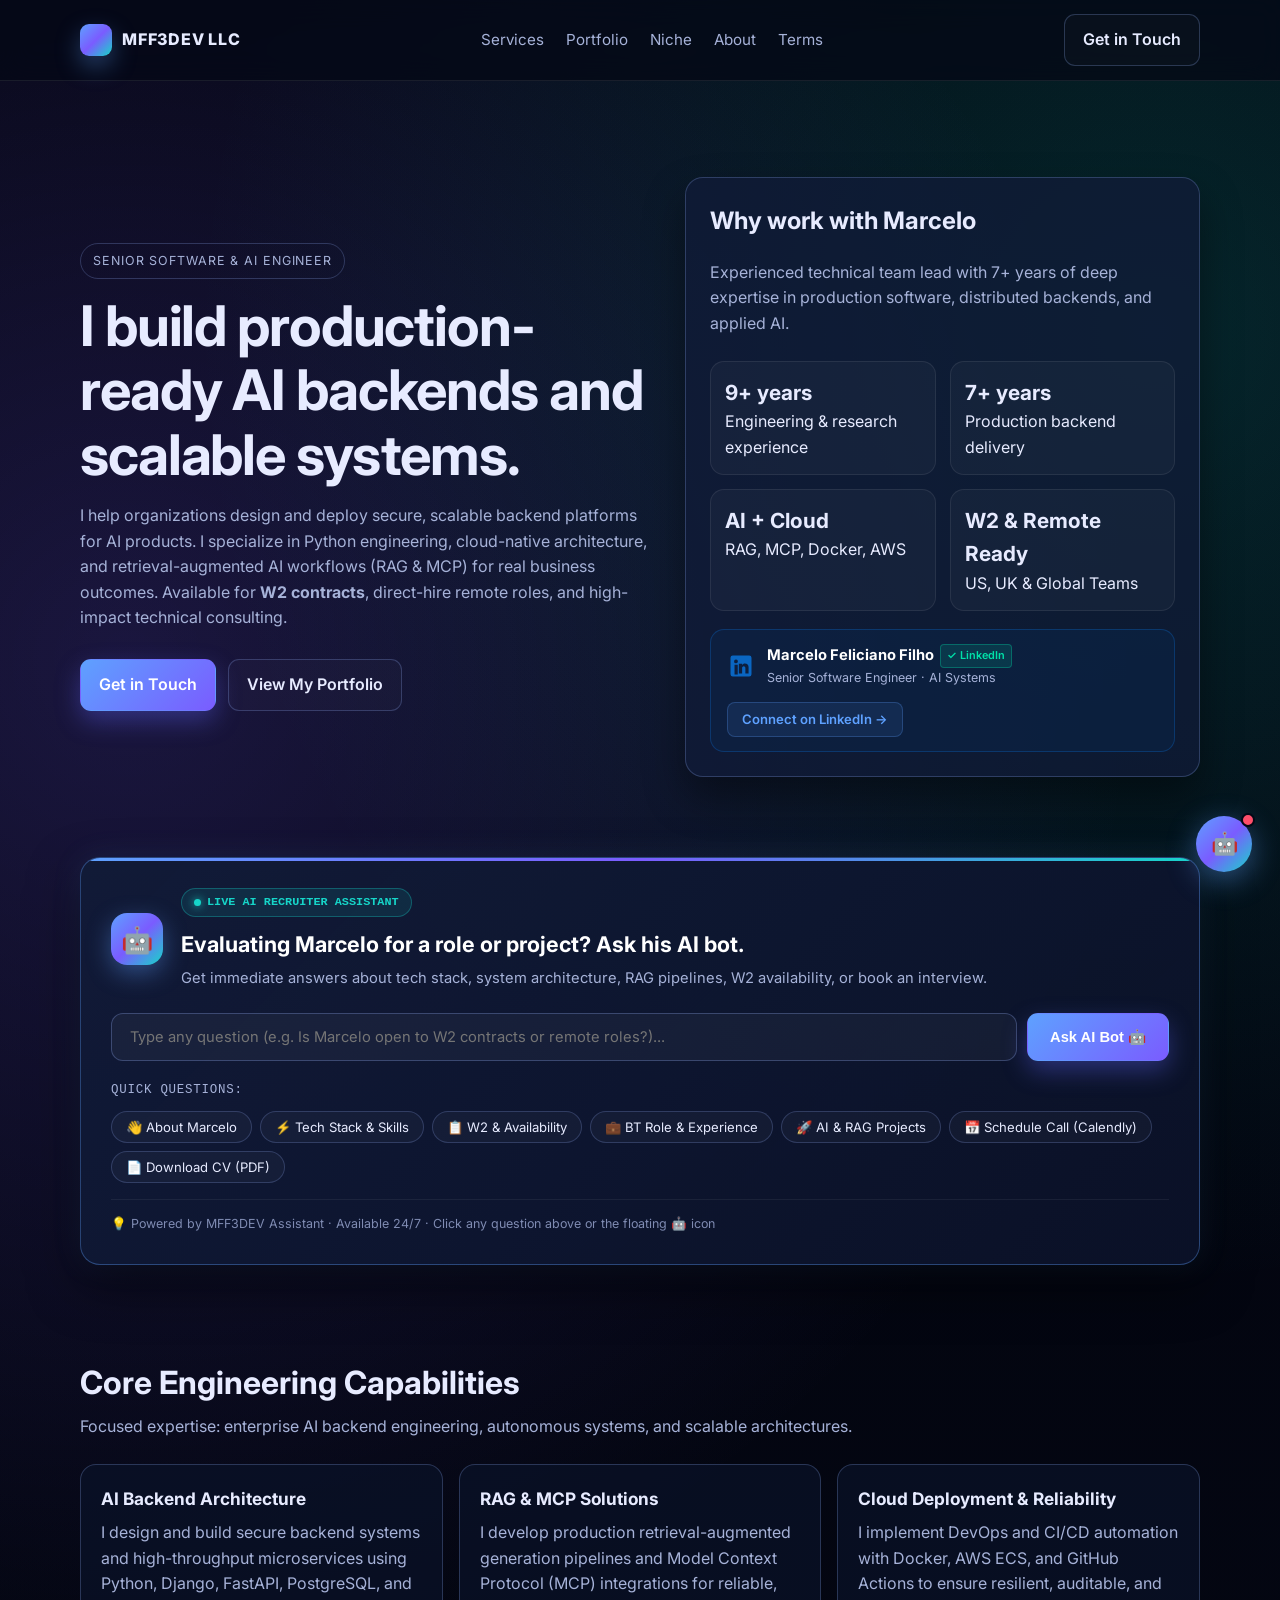
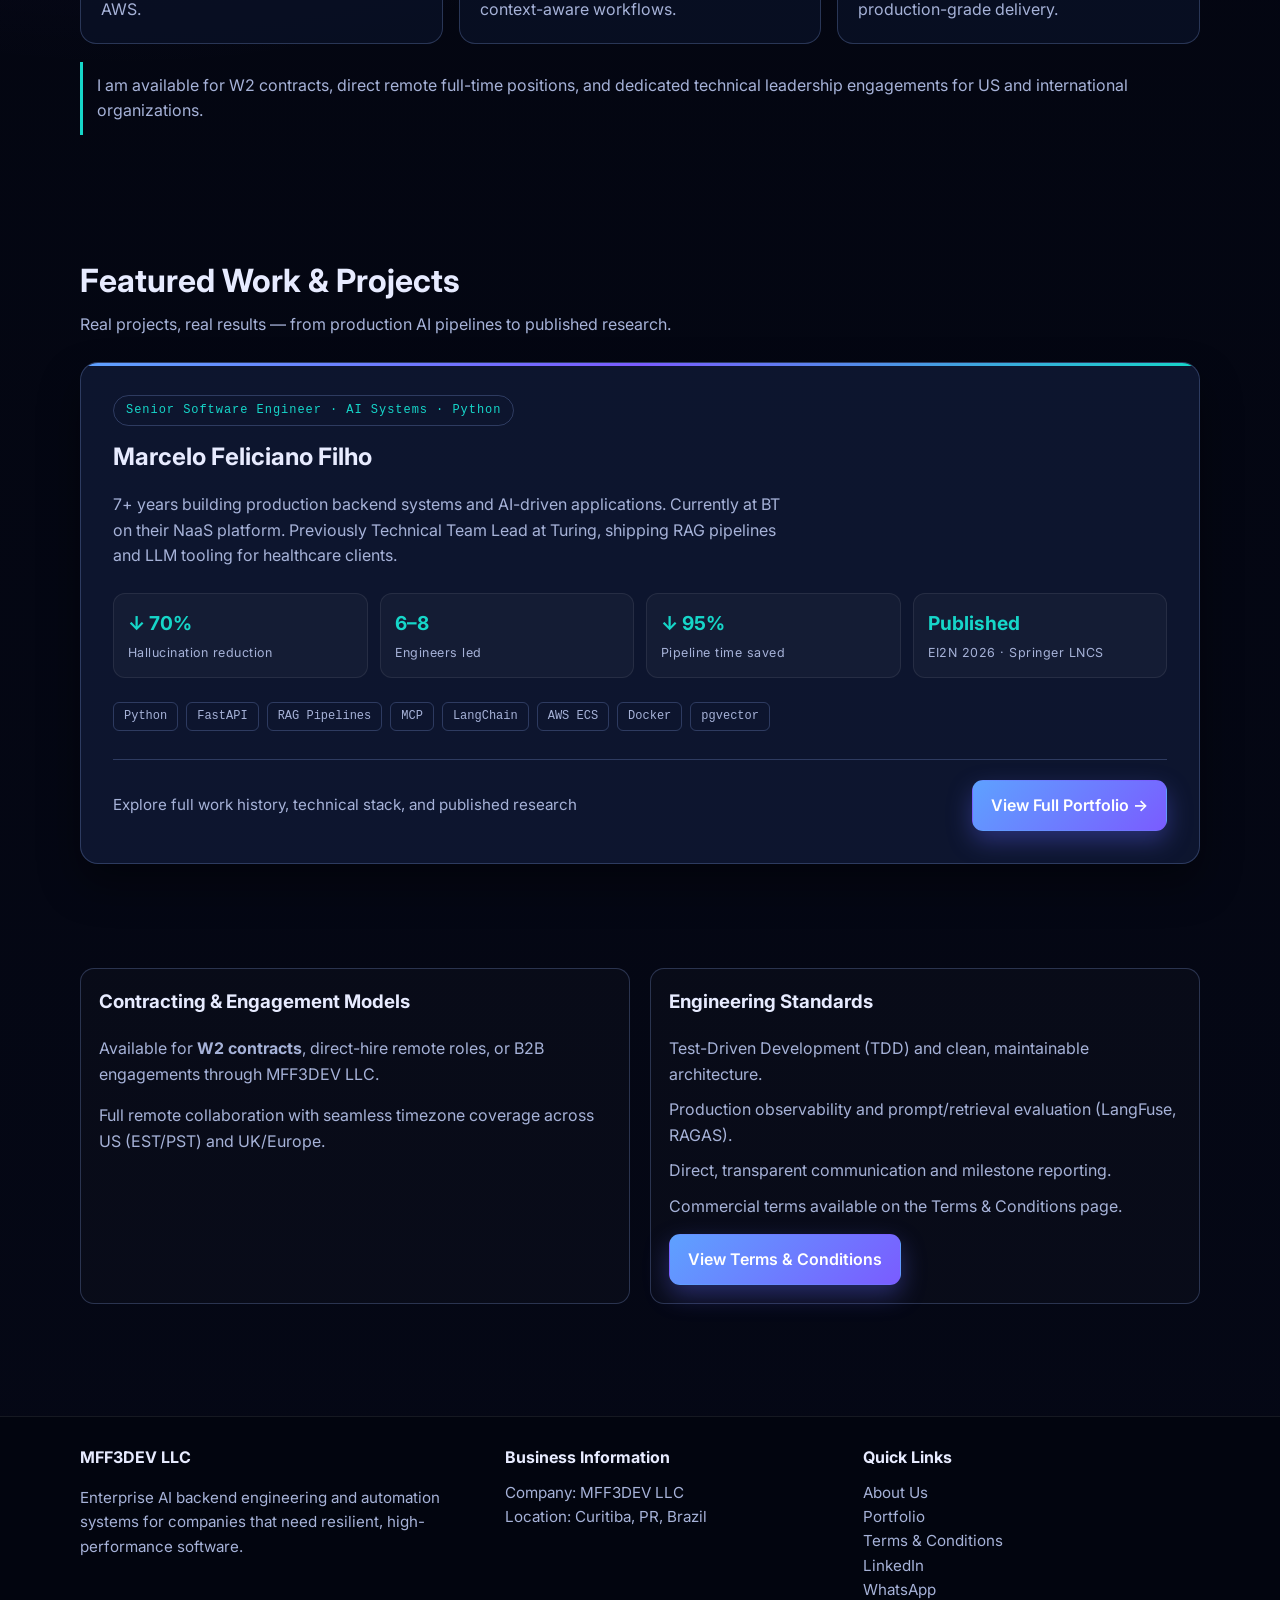
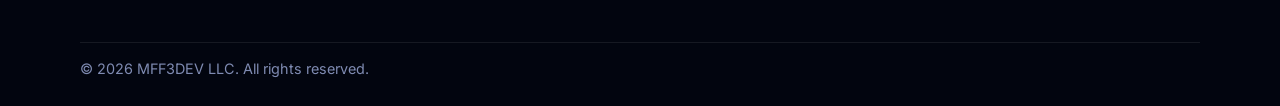
<file: index.html>
<!doctype html>
<html lang="en">

<head>
  <meta charset="UTF-8" />
  <meta name="viewport" content="width=device-width, initial-scale=1.0" />
  <title>MFF3DEV | Enterprise AI Engineering</title>
  <meta name="description"
    content="MFF3DEV LLC delivers enterprise AI backend engineering, automation systems, and software architecture services." />
  <link rel="preconnect" href="https://fonts.googleapis.com" />
  <link rel="preconnect" href="https://fonts.gstatic.com" crossorigin />
  <link href="https://fonts.googleapis.com/css2?family=Inter:wght@400;500;600;700;800&display=swap" rel="stylesheet" />
  <link rel="stylesheet" href="./styles.css" />
</head>

<body>
  <header class="topbar">
    <div class="container nav">
      <a class="brand" href="./index.html">
        <span class="brand-mark" aria-hidden="true"></span>
        <span>MFF3DEV LLC</span>
      </a>
      <nav class="nav-links">
        <a href="#services">Services</a>
        <a href="#portfolio">Portfolio</a>
        <a href="#focus">Niche</a>
        <a href="./about.html">About</a>
        <a href="./terms.html">Terms</a>
      </nav>
      <a class="btn btn-ghost" href="https://www.linkedin.com/in/marcelo-feliciano-filho-731504182/" target="_blank"
        rel="noreferrer">Get in Touch</a>
    </div>
  </header>

  <main>
    <section class="hero">
      <div class="container hero-grid">
        <div>
          <span class="eyebrow">Senior Software & AI Engineer</span>
          <h1>I build production-ready AI backends and scalable systems.</h1>
          <p>
            I help organizations design and deploy secure, scalable backend platforms for AI
            products. I specialize in Python engineering, cloud-native architecture, and
            retrieval-augmented AI workflows (RAG & MCP) for real business outcomes. Available for <strong>W2
              contracts</strong>, direct-hire remote roles, and high-impact technical consulting.
          </p>
          <div class="hero-actions">
            <a class="btn btn-primary" href="https://www.linkedin.com/in/marcelo-feliciano-filho-731504182/"
              target="_blank" rel="noreferrer">Get in Touch</a>
            <a class="btn btn-ghost" href="./portfolio.html">View My Portfolio</a>
          </div>
        </div>
        <aside class="glass-card">
          <h2 style="margin-top: 0">Why work with Marcelo</h2>
          <p class="section-subtitle">
            Experienced technical team lead with 7+ years of deep expertise in production software, distributed
            backends, and applied AI.
          </p>
          <div class="metrics">
            <div class="metric">
              <strong>9+ years</strong>
              <span>Engineering & research experience</span>
            </div>
            <div class="metric">
              <strong>7+ years</strong>
              <span>Production backend delivery</span>
            </div>
            <div class="metric">
              <strong>AI + Cloud</strong>
              <span>RAG, MCP, Docker, AWS</span>
            </div>
            <div class="metric">
              <strong>W2 & Remote Ready</strong>
              <span>US, UK & Global Teams</span>
            </div>
          </div>

          <!-- LinkedIn Profile Badge -->
          <div class="linkedin-badge-box">
            <div class="linkedin-badge-left">
              <svg class="linkedin-logo" viewBox="0 0 24 24" width="28" height="28" fill="#0A66C2">
                <path
                  d="M19 3a2 2 0 0 1 2 2v14a2 2 0 0 1-2 2H5a2 2 0 0 1-2-2V5a2 2 0 0 1 2-2h14m-.5 15.5v-5.3a3.26 3.26 0 0 0-3.26-3.26c-.85 0-1.84.52-2.28 1.3v-1.11h-2.79v8.37h2.79v-4.93c0-.77.62-1.4 1.39-1.4a1.4 1.4 0 0 1 1.4 1.4v4.93h2.75M6.46 10.9v8.37H9.2V10.9H6.46M7.83 6.45a1.63 1.63 0 1 0 0 3.25 1.63 1.63 0 0 0 0-3.25z" />
              </svg>
              <div>
                <div class="linkedin-badge-name">Marcelo Feliciano Filho <span class="badge-verified">✓ LinkedIn</span>
                </div>
                <div class="linkedin-badge-title">Senior Software Engineer · AI Systems</div>
              </div>
            </div>
            <a class="linkedin-badge-cta" href="https://www.linkedin.com/in/marcelo-feliciano-filho-731504182/"
              target="_blank" rel="noreferrer">
              Connect on LinkedIn →
            </a>
          </div>
        </aside>
      </div>
    </section>

    <!-- RECRUITER AI CHATBOT BAR (PROMINENT CALLOUT FOR HR & RECRUITERS) -->
    <section class="chatbot-bar-section" id="ai-assistant">
      <div class="container">
        <div class="chatbot-bar">
          <div class="chatbot-bar-header">
            <div class="chatbot-bar-avatar">🤖</div>
            <div class="chatbot-bar-meta">
              <span class="chatbot-bar-badge"><span class="live-dot"></span> Live AI Recruiter Assistant</span>
              <h2>Evaluating Marcelo for a role or project? Ask his AI bot.</h2>
              <p>Get immediate answers about tech stack, system architecture, RAG pipelines, W2 availability, or book an
                interview.</p>
            </div>
          </div>

          <!-- Interactive Question Box -->
          <div class="chatbot-bar-input-box">
            <input type="text" id="bar-chat-input"
              placeholder="Type any question (e.g. Is Marcelo open to W2 contracts or remote roles?)..." />
            <button class="btn btn-primary" id="bar-chat-btn" type="button">Ask AI Bot 🤖</button>
          </div>

          <!-- Quick Action Prompt Chips -->
          <div class="chatbot-bar-prompts">
            <span class="prompts-label">Quick questions:</span>
            <div class="prompts-list">
              <button class="chat-chip" type="button" data-chat-query="Tell me about Marcelo">👋 About Marcelo</button>
              <button class="chat-chip" type="button" data-chat-query="What are his top skills?">⚡ Tech Stack &
                Skills</button>
              <button class="chat-chip" type="button" data-chat-query="Is he open to W2 contract or remote roles?">📋 W2
                & Availability</button>
              <button class="chat-chip" type="button" data-chat-query="Current role and experience?">💼 BT Role &
                Experience</button>
              <button class="chat-chip" type="button" data-chat-query="What projects has he built?">🚀 AI & RAG
                Projects</button>
              <button class="chat-chip" type="button" data-chat-query="Book a call with him">📅 Schedule Call
                (Calendly)</button>
              <button class="chat-chip" type="button" data-chat-query="Download his CV">📄 Download CV (PDF)</button>
            </div>
          </div>

          <div class="chatbot-bar-footnote">
            <span>💡 Powered by MFF3DEV Assistant · Available 24/7 · Click any question above or the floating 🤖
              icon</span>
          </div>
        </div>
      </div>
    </section>

    <section id="services">
      <div class="container">
        <h2 class="section-title">Core Engineering Capabilities</h2>
        <p class="section-subtitle">
          Focused expertise: enterprise AI backend engineering, autonomous systems, and scalable architectures.
        </p>
        <div class="grid-3">
          <article class="service-card">
            <h3>AI Backend Architecture</h3>
            <p>
              I design and build secure backend systems and high-throughput microservices using Python,
              Django, FastAPI, PostgreSQL, and AWS.
            </p>
          </article>
          <article class="service-card">
            <h3>RAG & MCP Solutions</h3>
            <p>
              I develop production retrieval-augmented generation pipelines and Model Context Protocol (MCP)
              integrations for reliable, context-aware workflows.
            </p>
          </article>
          <article class="service-card">
            <h3>Cloud Deployment & Reliability</h3>
            <p>
              I implement DevOps and CI/CD automation with Docker, AWS ECS, and GitHub Actions to ensure resilient,
              auditable, and production-grade delivery.
            </p>
          </article>
        </div>
        <p class="focus-note" id="focus">
          I am available for W2 contracts, direct remote full-time positions, and dedicated technical leadership
          engagements for US and international organizations.
        </p>
      </div>
    </section>

    <section id="portfolio">
      <div class="container">
        <h2 class="section-title">Featured Work & Projects</h2>
        <p class="section-subtitle">
          Real projects, real results — from production AI pipelines to published research.
        </p>
        <div class="portfolio-teaser">
          <div class="portfolio-preview">
            <div class="portfolio-preview-header">
              <span class="portfolio-tag">Senior Software Engineer · AI Systems · Python</span>
            </div>
            <h3>Marcelo Feliciano Filho</h3>
            <p>
              7+ years building production backend systems and AI-driven applications.
              Currently at BT on their NaaS platform. Previously Technical Team Lead at Turing,
              shipping RAG pipelines and LLM tooling for healthcare clients.
            </p>
            <div class="portfolio-metrics">
              <div class="portfolio-metric">
                <strong>↓ 70%</strong>
                <span>Hallucination reduction</span>
              </div>
              <div class="portfolio-metric">
                <strong>6–8</strong>
                <span>Engineers led</span>
              </div>
              <div class="portfolio-metric">
                <strong>↓ 95%</strong>
                <span>Pipeline time saved</span>
              </div>
              <div class="portfolio-metric">
                <strong>Published</strong>
                <span>EI2N 2026 · Springer LNCS</span>
              </div>
            </div>
            <div class="portfolio-stack">
              <span class="stack-tag">Python</span>
              <span class="stack-tag">FastAPI</span>
              <span class="stack-tag">RAG Pipelines</span>
              <span class="stack-tag">MCP</span>
              <span class="stack-tag">LangChain</span>
              <span class="stack-tag">AWS ECS</span>
              <span class="stack-tag">Docker</span>
              <span class="stack-tag">pgvector</span>
            </div>
          </div>
          <div class="portfolio-cta-block">
            <p class="portfolio-cta-text">Explore full work history, technical stack, and published research</p>
            <a class="btn btn-primary" href="./portfolio.html" id="portfolio-link">View Full Portfolio →</a>
          </div>
        </div>
      </div>
    </section>

    <section>
      <div class="container two-col">
        <div class="panel">
          <h3>Contracting & Engagement Models</h3>
          <p>
            Available for <strong>W2 contracts</strong>, direct-hire remote roles, or B2B engagements through MFF3DEV
            LLC.
          </p>
          <p>
            Full remote collaboration with seamless timezone coverage across US (EST/PST) and UK/Europe.
          </p>
        </div>
        <div class="panel">
          <h3>Engineering Standards</h3>
          <ul class="clean">
            <li>Test-Driven Development (TDD) and clean, maintainable architecture.</li>
            <li>Production observability and prompt/retrieval evaluation (LangFuse, RAGAS).</li>
            <li>Direct, transparent communication and milestone reporting.</li>
            <li>Commercial terms available on the Terms & Conditions page.</li>
          </ul>
          <div class="cta">
            <a class="btn btn-primary" href="./terms.html">View Terms & Conditions</a>
          </div>
        </div>
      </div>
    </section>
  </main>

  <style>
    /* Chatbot Bar Section */
    .chatbot-bar-section {
      padding: 10px 0 40px;
    }

    .chatbot-bar {
      background: linear-gradient(135deg, rgba(17, 27, 56, 0.95), rgba(11, 18, 41, 0.92));
      border: 1px solid rgba(94, 161, 255, 0.35);
      border-radius: 20px;
      padding: 30px;
      box-shadow: 0 20px 50px rgba(0, 0, 0, 0.5), 0 0 30px rgba(94, 161, 255, 0.12);
      position: relative;
      overflow: hidden;
    }

    .chatbot-bar::before {
      content: '';
      position: absolute;
      top: 0;
      left: 0;
      right: 0;
      height: 3px;
      background: linear-gradient(90deg, var(--primary), var(--primary-2), var(--accent));
    }

    .chatbot-bar-header {
      display: flex;
      align-items: center;
      gap: 18px;
      margin-bottom: 22px;
    }

    .chatbot-bar-avatar {
      width: 52px;
      height: 52px;
      border-radius: 16px;
      background: linear-gradient(135deg, #5ea1ff, #7a5cff, #16d6c9);
      font-size: 26px;
      display: flex;
      align-items: center;
      justify-content: center;
      box-shadow: 0 8px 24px rgba(94, 161, 255, 0.4);
      flex-shrink: 0;
    }

    .chatbot-bar-meta h2 {
      margin: 4px 0 6px;
      font-size: 1.35rem;
      font-weight: 700;
      color: #fff;
    }

    .chatbot-bar-meta p {
      margin: 0;
      color: var(--muted);
      font-size: 0.92rem;
    }

    .chatbot-bar-badge {
      display: inline-flex;
      align-items: center;
      gap: 6px;
      padding: 4px 12px;
      border-radius: 999px;
      background: rgba(22, 214, 201, 0.1);
      border: 1px solid rgba(22, 214, 201, 0.3);
      color: var(--accent);
      font-size: 0.74rem;
      font-weight: 600;
      font-family: 'IBM Plex Mono', monospace;
      text-transform: uppercase;
      margin-bottom: 6px;
    }

    .live-dot {
      width: 7px;
      height: 7px;
      border-radius: 50%;
      background: #16d6c9;
      box-shadow: 0 0 8px #16d6c9;
      animation: pulse-live 2s infinite;
    }

    @keyframes pulse-live {

      0%,
      100% {
        transform: scale(1);
        opacity: 1;
      }

      50% {
        transform: scale(1.3);
        opacity: 0.6;
      }
    }

    .chatbot-bar-input-box {
      display: flex;
      gap: 10px;
      margin-bottom: 20px;
    }

    #bar-chat-input {
      flex: 1;
      background: rgba(255, 255, 255, 0.04);
      border: 1px solid rgba(151, 178, 255, 0.28);
      border-radius: 12px;
      padding: 14px 18px;
      color: #fff;
      font-size: 0.92rem;
      font-family: inherit;
      outline: none;
      transition: border-color 0.2s, box-shadow 0.2s;
    }

    #bar-chat-input:focus {
      border-color: var(--accent);
      box-shadow: 0 0 16px rgba(22, 214, 201, 0.2);
    }

    #bar-chat-btn {
      white-space: nowrap;
      font-size: 0.92rem;
      padding: 12px 22px;
      cursor: pointer;
    }

    .chatbot-bar-prompts {
      display: flex;
      flex-direction: column;
      gap: 10px;
      margin-bottom: 16px;
    }

    .prompts-label {
      font-size: 0.78rem;
      color: var(--muted);
      font-family: 'IBM Plex Mono', monospace;
      text-transform: uppercase;
      letter-spacing: 0.06em;
    }

    .prompts-list {
      display: flex;
      flex-wrap: wrap;
      gap: 8px;
    }

    .chat-chip {
      background: rgba(255, 255, 255, 0.03);
      border: 1px solid rgba(151, 178, 255, 0.22);
      border-radius: 999px;
      padding: 7px 14px;
      color: #e7ebff;
      font-size: 0.82rem;
      cursor: pointer;
      transition: all 0.15s;
      font-family: inherit;
    }

    .chat-chip:hover {
      border-color: var(--accent);
      color: var(--accent);
      background: rgba(22, 214, 201, 0.08);
      transform: translateY(-1px);
    }

    .chatbot-bar-footnote {
      font-size: 0.78rem;
      color: #7f8bb2;
      border-top: 1px solid rgba(255, 255, 255, 0.06);
      padding-top: 14px;
    }

    /* LinkedIn Badge Card */
    .linkedin-badge-box {
      margin-top: 18px;
      padding: 14px 16px;
      background: rgba(10, 102, 194, 0.08);
      border: 1px solid rgba(10, 102, 194, 0.35);
      border-radius: 14px;
      display: flex;
      align-items: center;
      justify-content: space-between;
      gap: 14px;
      flex-wrap: wrap;
    }

    .linkedin-badge-left {
      display: flex;
      align-items: center;
      gap: 12px;
    }

    .linkedin-badge-name {
      font-weight: 700;
      font-size: 0.92rem;
      color: #fff;
      display: flex;
      align-items: center;
      gap: 6px;
    }

    .badge-verified {
      font-size: 0.68rem;
      color: #00e0a8;
      background: rgba(0, 224, 168, 0.12);
      border: 1px solid rgba(0, 224, 168, 0.3);
      padding: 2px 6px;
      border-radius: 4px;
      font-weight: 600;
    }

    .linkedin-badge-title {
      font-size: 0.78rem;
      color: var(--muted);
    }

    .linkedin-badge-cta {
      font-size: 0.82rem;
      font-weight: 600;
      color: #5ea1ff;
      padding: 6px 14px;
      border-radius: 8px;
      background: rgba(94, 161, 255, 0.1);
      border: 1px solid rgba(94, 161, 255, 0.25);
      text-decoration: none;
      transition: all 0.15s;
    }

    .linkedin-badge-cta:hover {
      background: #0A66C2;
      color: #fff;
      border-color: #0A66C2;
    }

    /* Portfolio Teaser Section */
    .portfolio-teaser {
      background: var(--card);
      border: 1px solid var(--border);
      border-radius: 18px;
      padding: 32px;
      box-shadow: var(--shadow);
      position: relative;
      overflow: hidden;
    }

    .portfolio-teaser::before {
      content: '';
      position: absolute;
      top: 0;
      left: 0;
      right: 0;
      height: 3px;
      background: linear-gradient(90deg, var(--primary), var(--primary-2), var(--accent));
    }

    .portfolio-preview-header {
      margin-bottom: 12px;
    }

    .portfolio-tag {
      display: inline-block;
      padding: 5px 12px;
      border: 1px solid var(--border);
      border-radius: 999px;
      color: var(--accent);
      font-size: 0.75rem;
      letter-spacing: 0.08em;
      font-family: 'IBM Plex Mono', 'Courier New', monospace;
    }

    .portfolio-preview h3 {
      margin: 10px 0 8px;
      font-size: 1.5rem;
      font-weight: 700;
    }

    .portfolio-preview>p {
      color: var(--muted);
      max-width: 680px;
      margin-bottom: 24px;
    }

    .portfolio-metrics {
      display: grid;
      grid-template-columns: repeat(4, 1fr);
      gap: 12px;
      margin-bottom: 24px;
    }

    .portfolio-metric {
      background: rgba(255, 255, 255, 0.03);
      border: 1px solid rgba(255, 255, 255, 0.08);
      border-radius: 12px;
      padding: 14px;
      display: flex;
      flex-direction: column;
      gap: 4px;
    }

    .portfolio-metric strong {
      font-size: 1.2rem;
      font-weight: 700;
      color: var(--accent);
    }

    .portfolio-metric span {
      font-size: 0.78rem;
      color: var(--muted);
      letter-spacing: 0.04em;
    }

    .portfolio-stack {
      display: flex;
      flex-wrap: wrap;
      gap: 8px;
      margin-bottom: 28px;
    }

    .stack-tag {
      font-size: 0.75rem;
      padding: 4px 10px;
      border: 1px solid var(--border);
      border-radius: 6px;
      color: var(--muted);
      font-family: 'IBM Plex Mono', 'Courier New', monospace;
    }

    .portfolio-cta-block {
      display: flex;
      align-items: center;
      gap: 20px;
      padding-top: 20px;
      border-top: 1px solid var(--border);
      flex-wrap: wrap;
    }

    .portfolio-cta-text {
      color: var(--muted);
      font-size: 0.95rem;
      margin: 0;
      flex: 1;
    }

    @media (max-width: 930px) {
      .portfolio-metrics {
        grid-template-columns: repeat(2, 1fr);
      }

      .portfolio-cta-block {
        flex-direction: column;
        align-items: flex-start;
      }

      .chatbot-bar-input-box {
        flex-direction: column;
      }

      .chatbot-bar-header {
        flex-direction: column;
        align-items: flex-start;
      }
    }

    @media (max-width: 540px) {

      .portfolio-teaser,
      .chatbot-bar {
        padding: 20px;
      }

      .portfolio-metrics {
        grid-template-columns: repeat(2, 1fr);
      }
    }
  </style>

  <footer>
    <div class="container footer-grid">
      <div>
        <h4>MFF3DEV LLC</h4>
        <p>
          Enterprise AI backend engineering and automation systems for companies that need resilient,
          high-performance software.
        </p>
      </div>
      <div>
        <h4>Business Information</h4>
        <ul>
          <li>Company: MFF3DEV LLC</li>
          <li>Location: Curitiba, PR, Brazil</li>
        </ul>
      </div>
      <div>
        <h4>Quick Links</h4>
        <ul>
          <li><a href="./about.html">About Us</a></li>
          <li><a href="./portfolio.html">Portfolio</a></li>
          <li><a href="./terms.html">Terms &amp; Conditions</a></li>
          <li><a href="https://www.linkedin.com/in/marcelo-feliciano-filho-731504182/" target="_blank"
              rel="noreferrer">LinkedIn</a></li>
          <li><a href="https://shorturl.at/VNQv3" target="_blank" rel="noreferrer">WhatsApp</a></li>
        </ul>
      </div>
    </div>
    <div class="container copyright">
      © <span id="year"></span> MFF3DEV LLC. All rights reserved.
    </div>
  </footer>
  <script>
    document.getElementById("year").textContent = new Date().getFullYear();

    // Hook up Bar Chat input and button
    const barInput = document.getElementById("bar-chat-input");
    const barBtn = document.getElementById("bar-chat-btn");
    if (barBtn && barInput) {
      const triggerChat = () => {
        const q = barInput.value.trim();
        if (window.openRecruiterChat) {
          window.openRecruiterChat(q || "Tell me about Marcelo");
        }
        barInput.value = "";
      };
      barBtn.addEventListener("click", triggerChat);
      barInput.addEventListener("keydown", (e) => {
        if (e.key === "Enter") triggerChat();
      });
    }
  </script>
  <script src="https://platform.linkedin.com/badges/js/profile.js" async defer type="text/javascript"></script>
  <script src="./chatbot.js"></script>
</body>

</html>
</file>
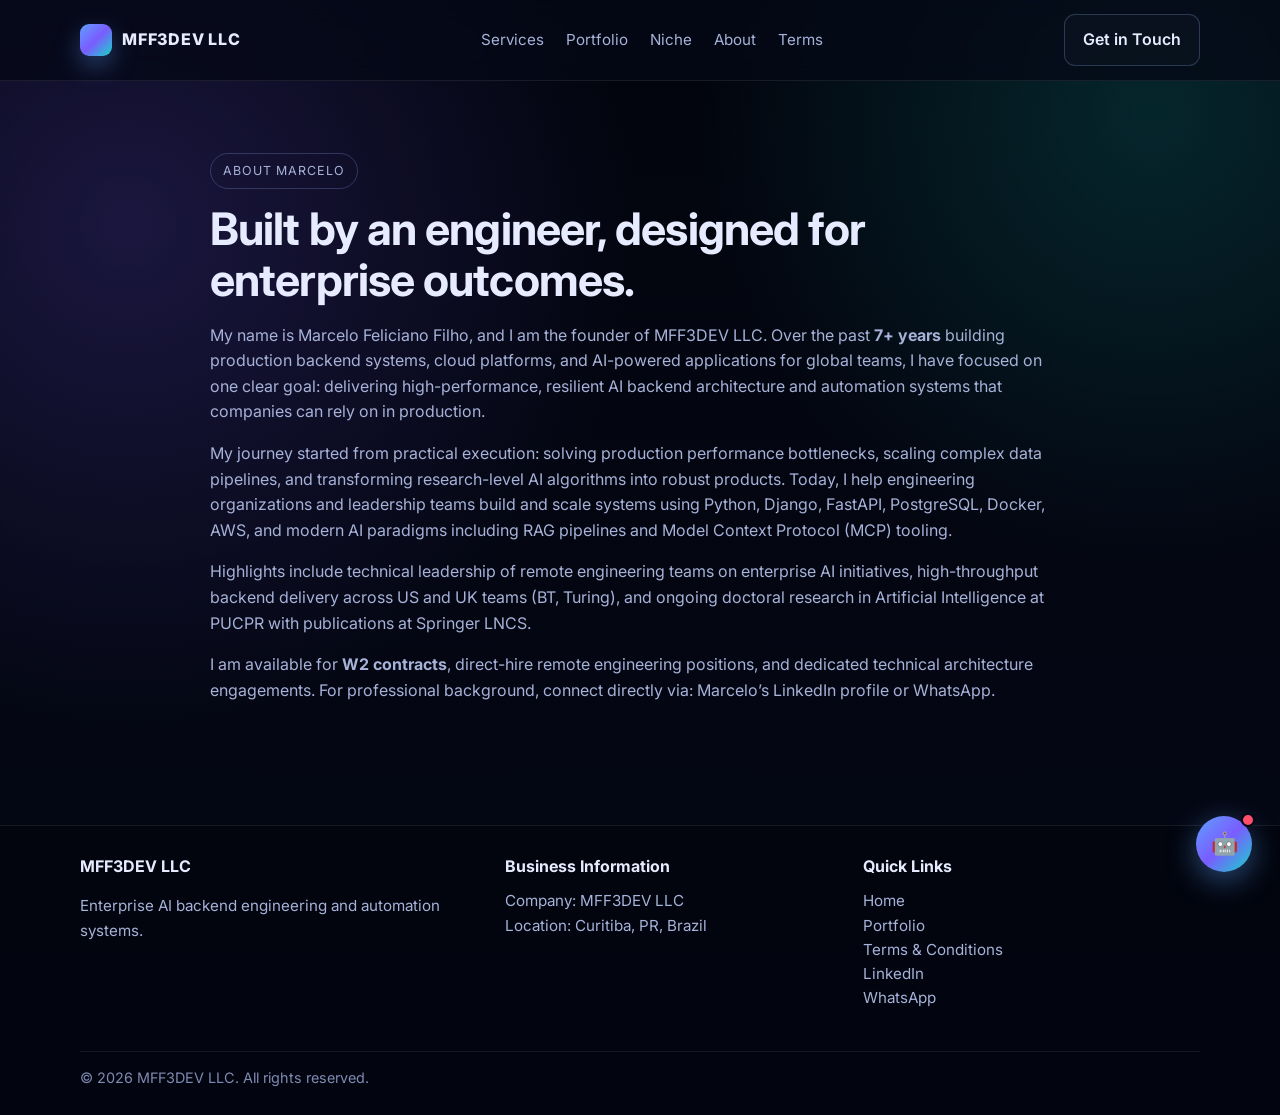
<file: about.html>
<!doctype html>
<html lang="en">
  <head>
    <meta charset="UTF-8" />
    <meta name="viewport" content="width=device-width, initial-scale=1.0" />
    <title>About Us | MFF3DEV</title>
    <meta
      name="description"
      content="About Marcelo Feliciano Filho and the mission behind MFF3DEV LLC."
    />
    <link rel="preconnect" href="https://fonts.googleapis.com" />
    <link rel="preconnect" href="https://fonts.gstatic.com" crossorigin />
    <link
      href="https://fonts.googleapis.com/css2?family=Inter:wght@400;500;600;700;800&display=swap"
      rel="stylesheet"
    />
    <link rel="stylesheet" href="./styles.css" />
  </head>
  <body>
    <header class="topbar">
      <div class="container nav">
        <a class="brand" href="./index.html">
          <span class="brand-mark" aria-hidden="true"></span>
          <span>MFF3DEV LLC</span>
        </a>
        <nav class="nav-links">
          <a href="./index.html#services">Services</a>
          <a href="./portfolio.html">Portfolio</a>
          <a href="./index.html#focus">Niche</a>
          <a href="./about.html">About</a>
          <a href="./terms.html">Terms</a>
        </nav>
        <a class="btn btn-ghost" href="https://www.linkedin.com/in/marcelo-feliciano-filho-731504182/" target="_blank" rel="noreferrer">Get in Touch</a>
      </div>
    </header>

    <main class="content-page">
      <div class="container content-wrap">
        <span class="eyebrow">About Marcelo</span>
        <h1>Built by an engineer, designed for enterprise outcomes.</h1>
        <p>
          My name is Marcelo Feliciano Filho, and I am the founder of MFF3DEV LLC. Over the past <strong>7+ years</strong> building
          production backend systems, cloud platforms, and AI-powered applications for global teams, I have focused on one clear goal:
          delivering high-performance, resilient AI backend architecture and automation systems that companies can rely on in production.
        </p>
        <p>
          My journey started from practical execution: solving production performance bottlenecks, scaling complex
          data pipelines, and transforming research-level AI algorithms into robust products. Today, I help
          engineering organizations and leadership teams build and scale systems using Python, Django, FastAPI, PostgreSQL, Docker, AWS, and modern AI
          paradigms including RAG pipelines and Model Context Protocol (MCP) tooling.
        </p>
        <p>
          Highlights include technical leadership of remote engineering teams on enterprise AI initiatives, high-throughput backend
          delivery across US and UK teams (BT, Turing), and ongoing doctoral research in Artificial Intelligence at PUCPR with publications at Springer LNCS.
        </p>
        <p>
          I am available for <strong>W2 contracts</strong>, direct-hire remote engineering positions, and dedicated technical architecture engagements. For professional background, connect directly via:
          <a href="https://www.linkedin.com/in/marcelo-feliciano-filho-731504182/" target="_blank" rel="noreferrer">Marcelo’s LinkedIn profile</a> or <a href="https://shorturl.at/VNQv3" target="_blank" rel="noreferrer">WhatsApp</a>.
        </p>
      </div>
    </main>

    <footer>
      <div class="container footer-grid">
        <div>
          <h4>MFF3DEV LLC</h4>
          <p>Enterprise AI backend engineering and automation systems.</p>
        </div>
        <div>
          <h4>Business Information</h4>
          <ul>
            <li>Company: MFF3DEV LLC</li>
            <li>Location: Curitiba, PR, Brazil</li>
          </ul>
        </div>
        <div>
          <h4>Quick Links</h4>
          <ul>
            <li><a href="./index.html">Home</a></li>
            <li><a href="./portfolio.html">Portfolio</a></li>
            <li><a href="./terms.html">Terms &amp; Conditions</a></li>
            <li><a href="https://www.linkedin.com/in/marcelo-feliciano-filho-731504182/" target="_blank" rel="noreferrer">LinkedIn</a></li>
            <li><a href="https://shorturl.at/VNQv3" target="_blank" rel="noreferrer">WhatsApp</a></li>
          </ul>
        </div>
      </div>
      <div class="container copyright">© <span id="year"></span> MFF3DEV LLC. All rights reserved.</div>
    </footer>
    <script>
      document.getElementById("year").textContent = new Date().getFullYear();
    </script>
    <script src="./chatbot.js"></script>
  </body>
</html>
</file>
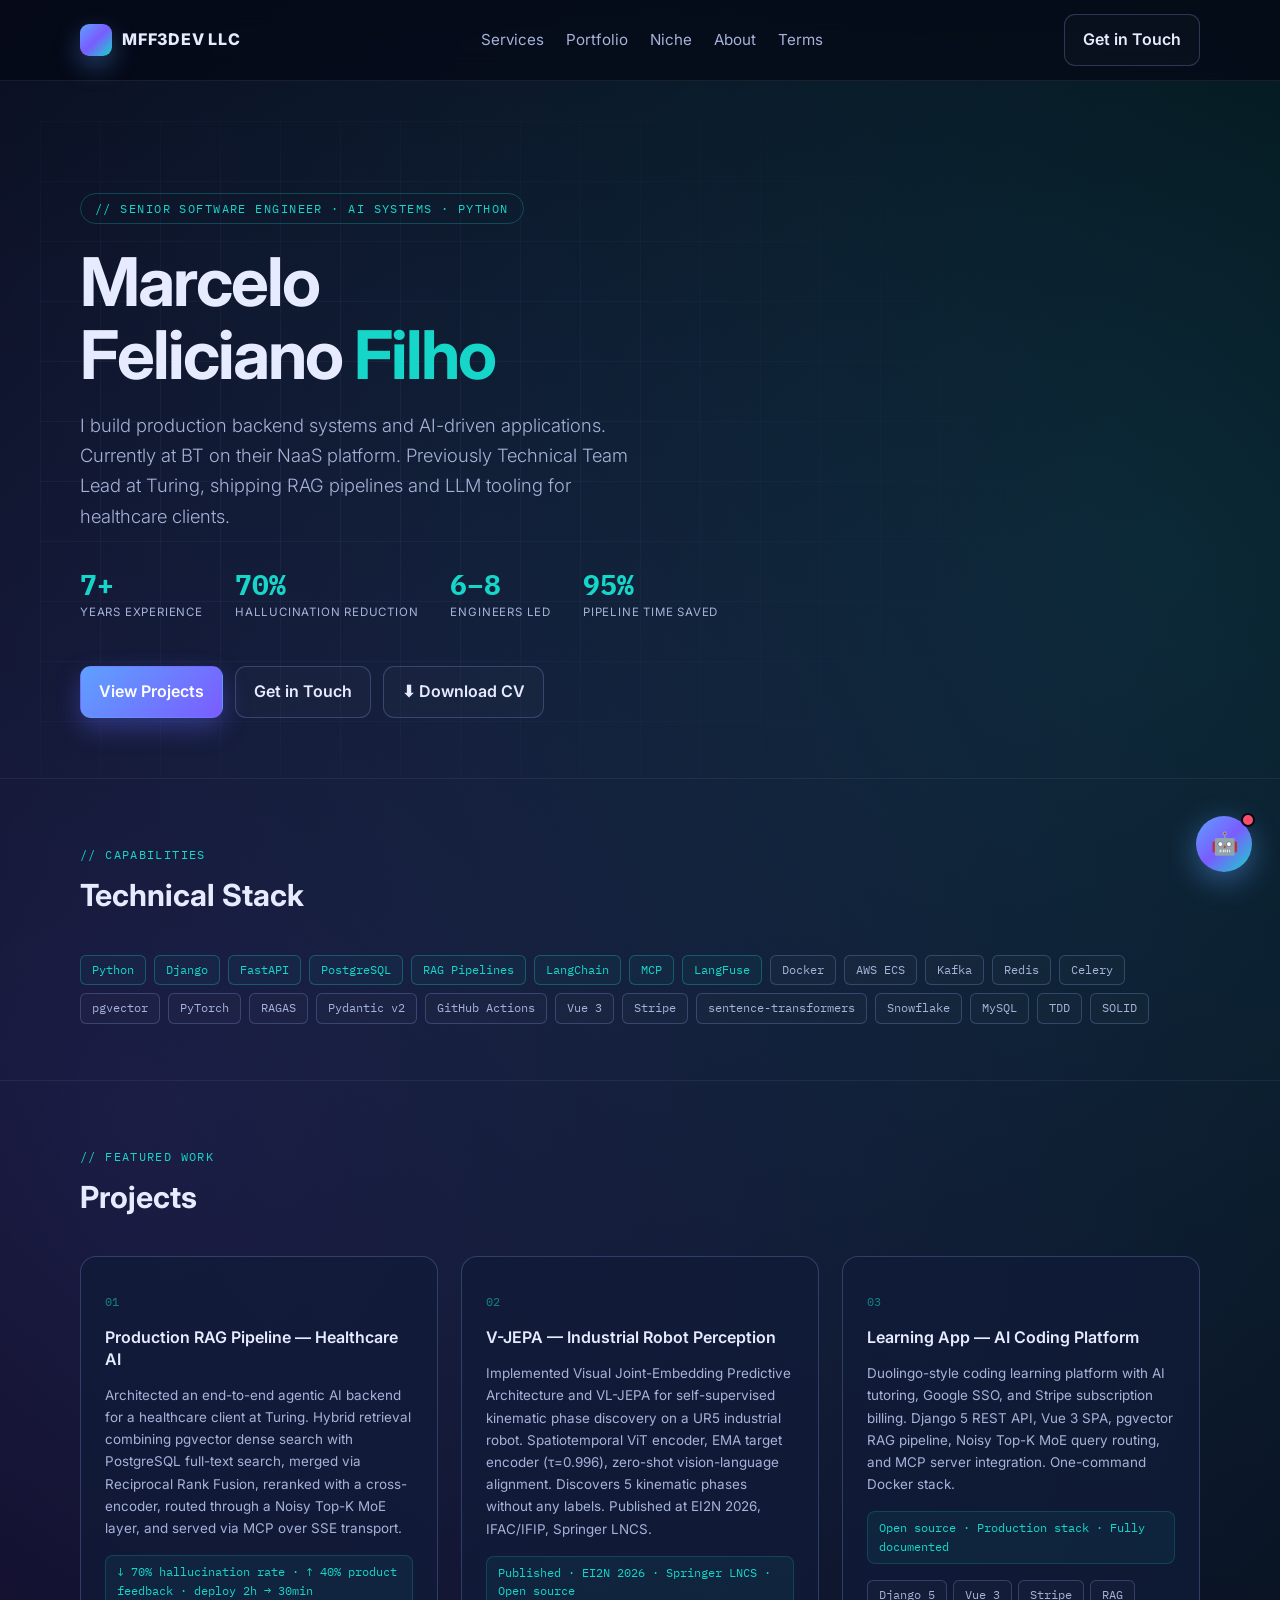
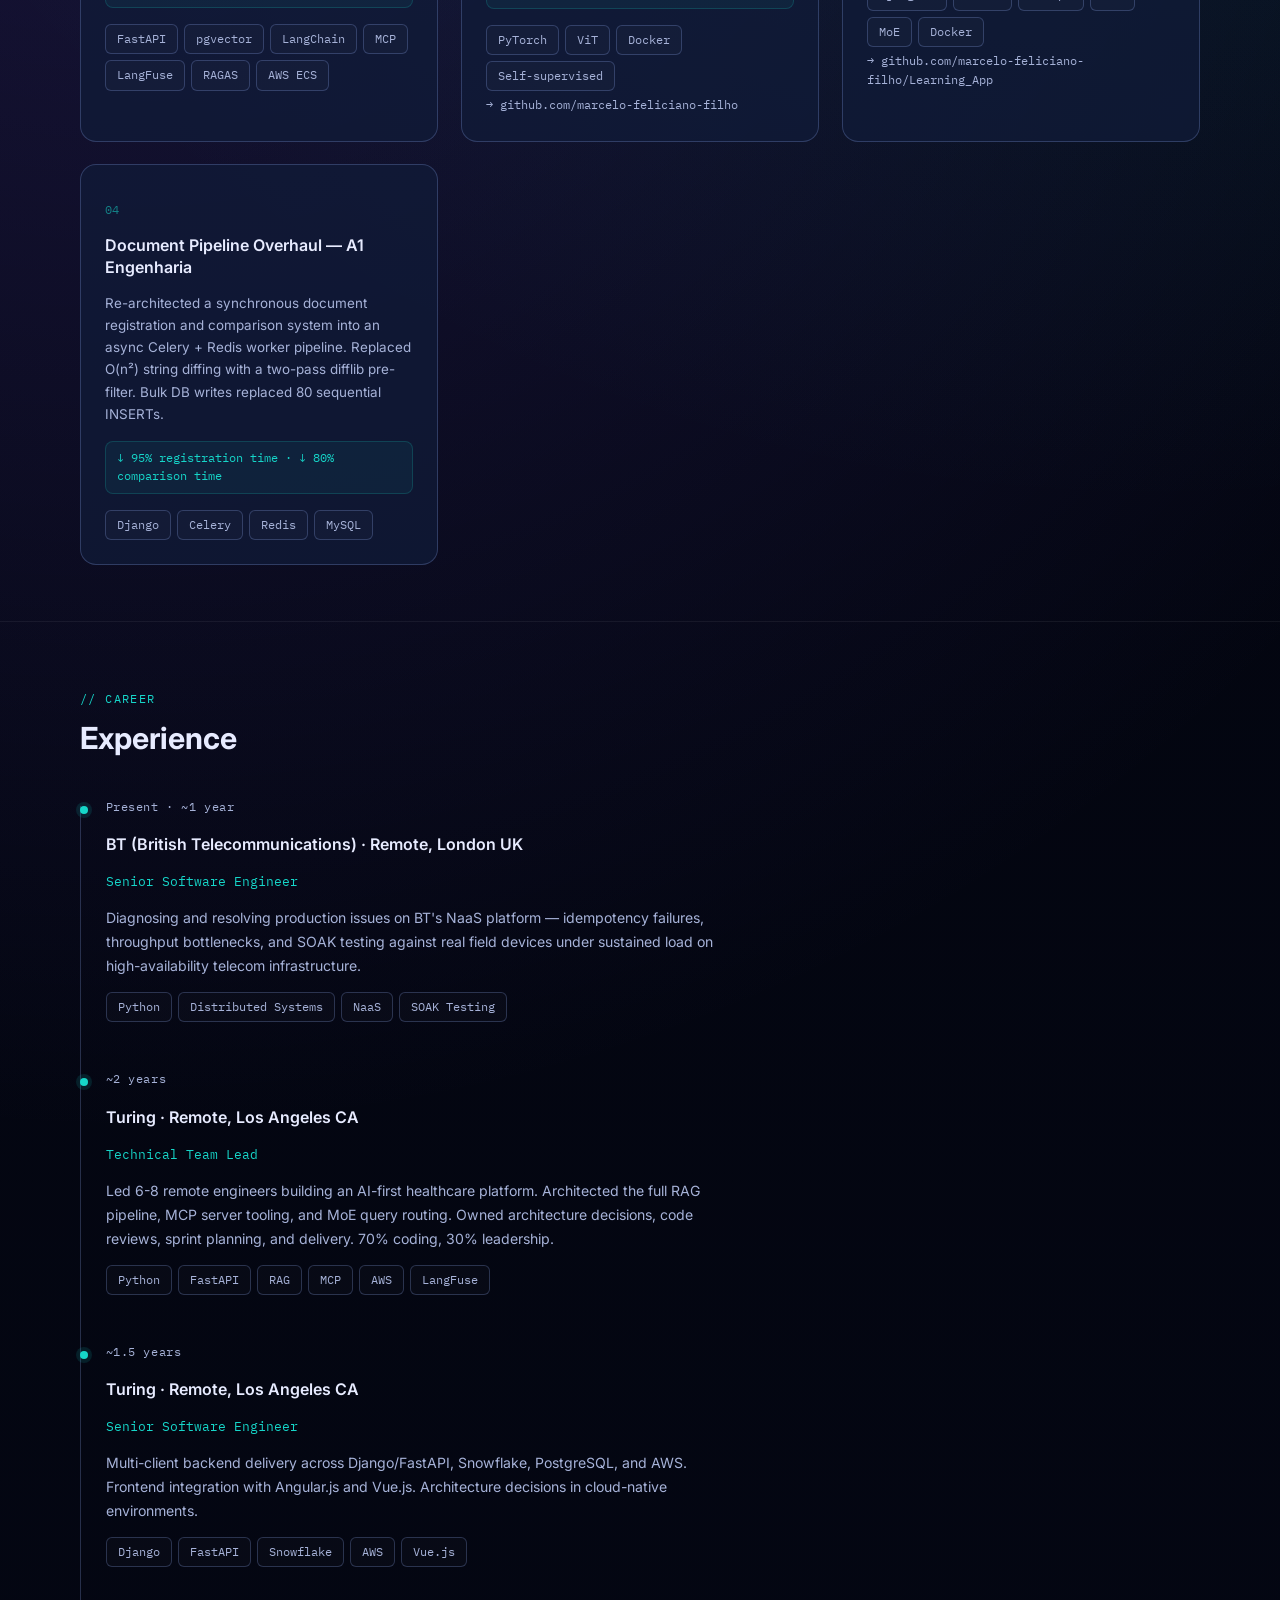
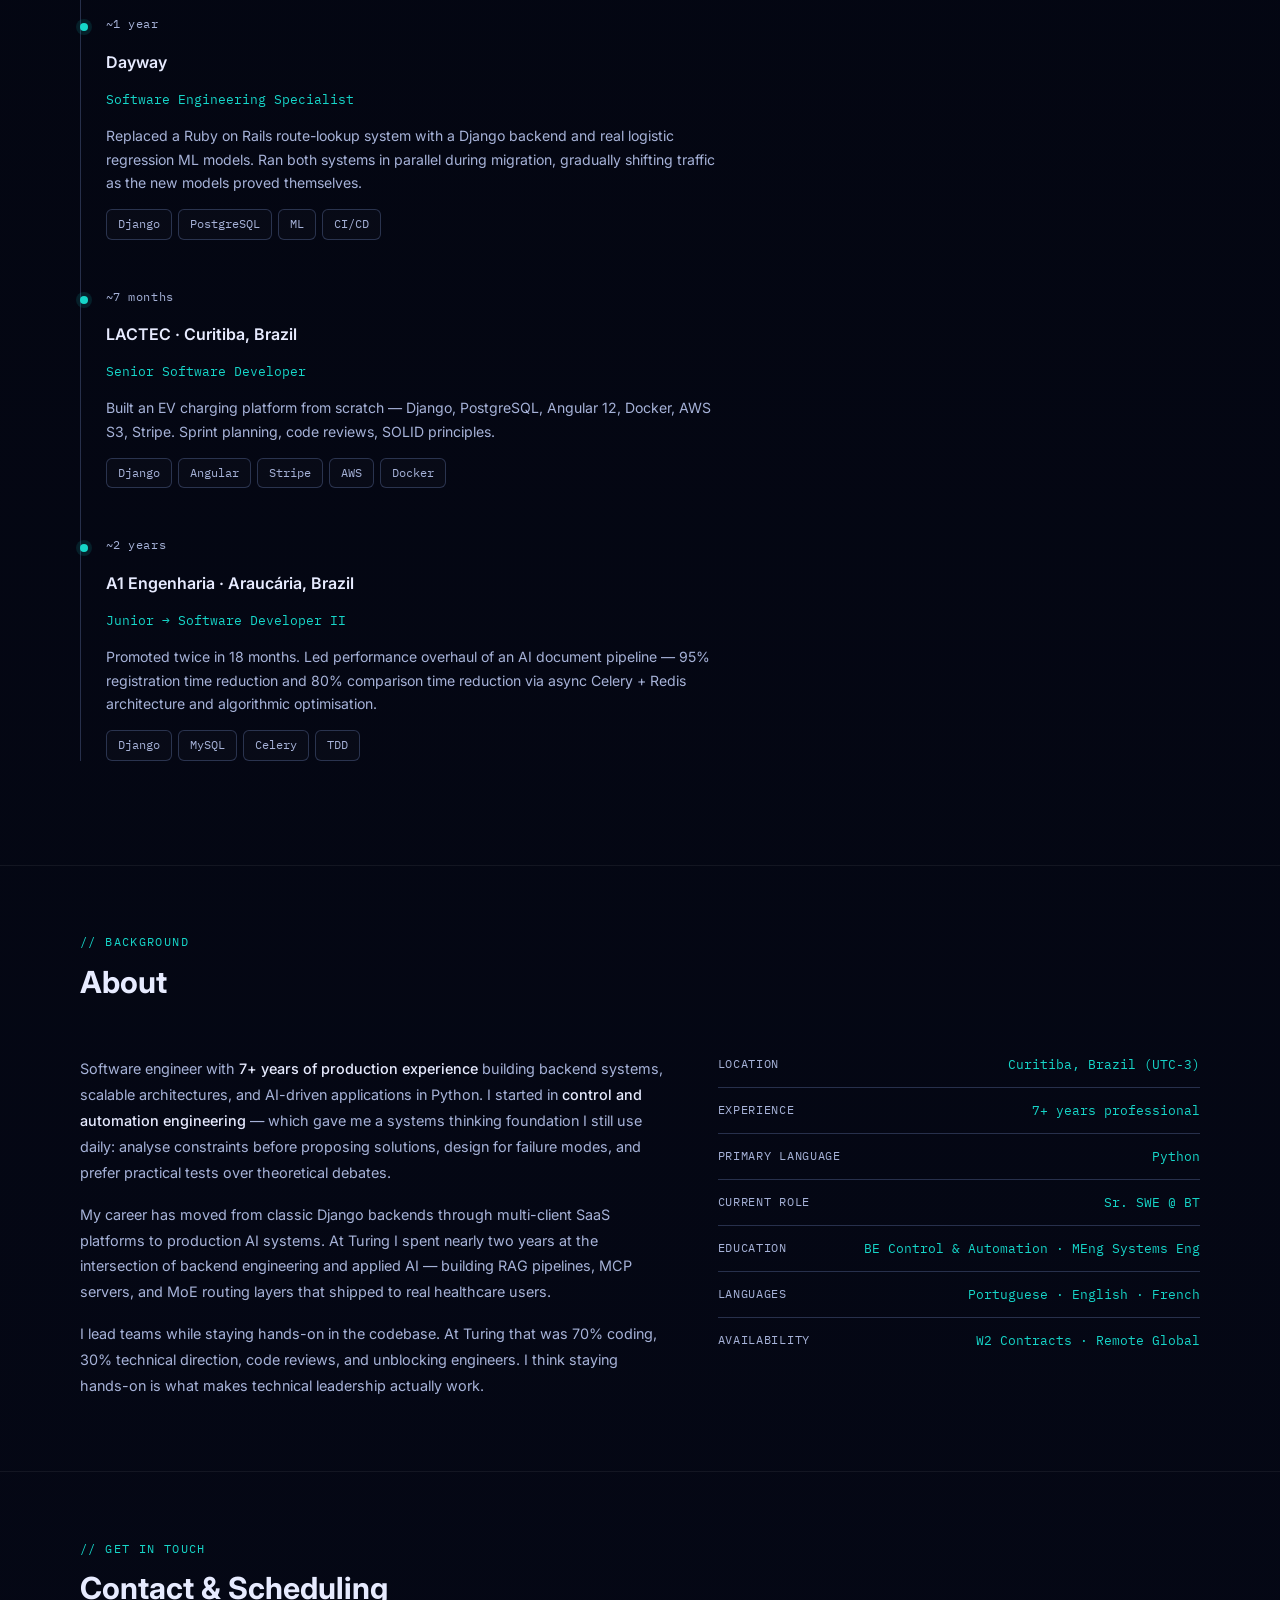
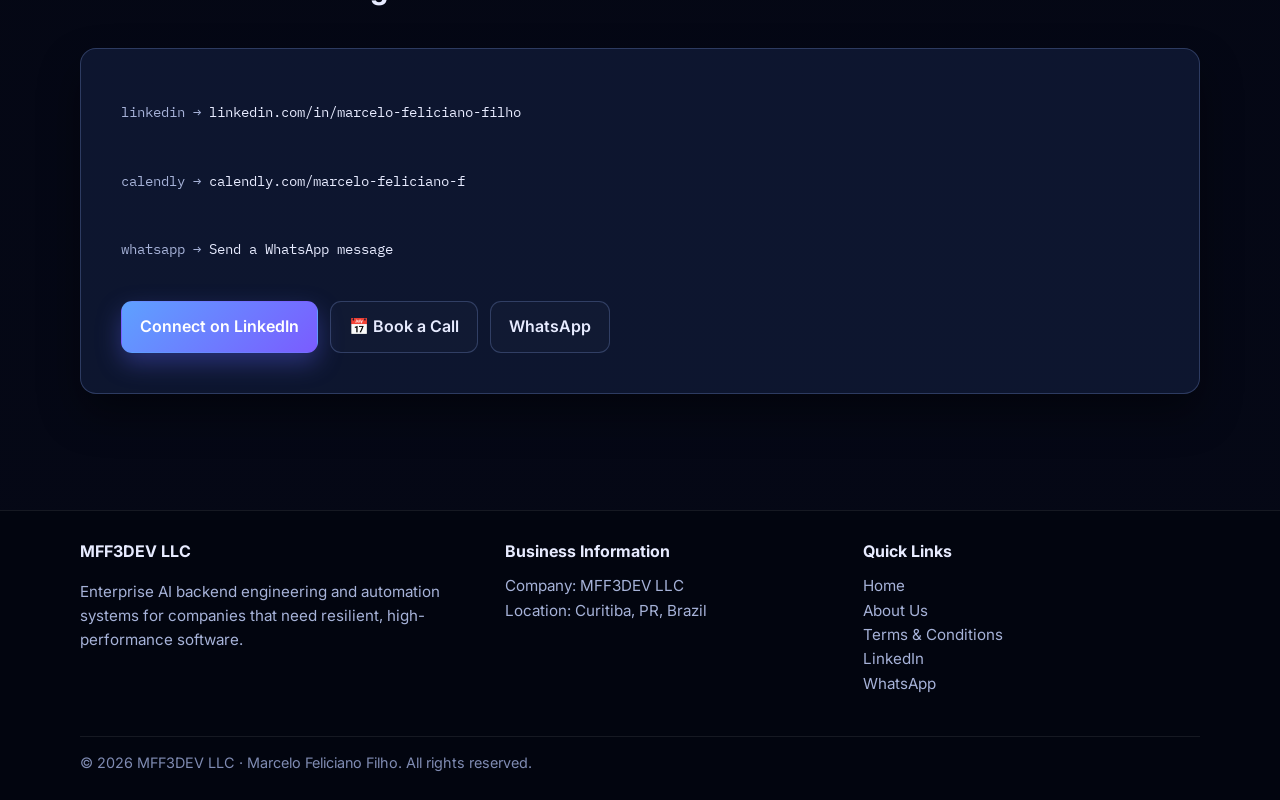
<file: portfolio.html>
<!doctype html>
<html lang="en">
  <head>
    <meta charset="UTF-8" />
    <meta name="viewport" content="width=device-width, initial-scale=1.0" />
    <title>Portfolio — Marcelo Feliciano Filho | MFF3DEV</title>
    <meta
      name="description"
      content="Senior Software Engineer portfolio — AI backend systems, RAG pipelines, MCP, published research and 7 years of production experience."
    />
    <link rel="preconnect" href="https://fonts.googleapis.com" />
    <link rel="preconnect" href="https://fonts.gstatic.com" crossorigin />
    <link
      href="https://fonts.googleapis.com/css2?family=IBM+Plex+Mono:wght@400;500;600&family=Inter:wght@300;400;500;600;700;800&display=swap"
      rel="stylesheet"
    />
    <link rel="stylesheet" href="./styles.css" />
    <style>
      /* ── Portfolio-specific extras ───────────────────────────────── */
      :root { --mono: 'IBM Plex Mono', 'Courier New', monospace; }

      /* hero */
      .pf-hero { padding: 100px 0 60px; }
      .pf-eyebrow {
        display: inline-block;
        font-family: var(--mono);
        font-size: 0.75rem;
        color: var(--accent);
        letter-spacing: 0.12em;
        text-transform: uppercase;
        margin-bottom: 1.4rem;
        padding: 5px 14px;
        border: 1px solid rgba(22,214,201,0.25);
        border-radius: 999px;
      }
      .pf-name {
        font-size: clamp(2.4rem, 6vw, 4.2rem);
        font-weight: 700;
        line-height: 1.08;
        letter-spacing: -0.03em;
        margin: 0 0 1rem;
      }
      .pf-name span { color: var(--accent); }
      .pf-tagline {
        font-size: clamp(1rem, 2vw, 1.15rem);
        color: var(--muted);
        font-weight: 300;
        max-width: 580px;
        margin-bottom: 2.5rem;
        line-height: 1.65;
      }
      .pf-metrics {
        display: flex; gap: 2rem; flex-wrap: wrap; margin-bottom: 2.8rem;
      }
      .pf-metric { display: flex; flex-direction: column; gap: 4px; }
      .pf-metric-val {
        font-family: var(--mono);
        font-size: 1.75rem; font-weight: 700; color: var(--accent); line-height: 1;
      }
      .pf-metric-label {
        font-size: 0.72rem; color: var(--muted); letter-spacing: 0.07em; text-transform: uppercase;
      }
      /* subtle grid bg */
      .pf-hero-inner { position: relative; }
      .pf-hero-inner::before {
        content: '';
        position: absolute; inset: -60px -40px;
        background-image:
          linear-gradient(rgba(151,178,255,0.06) 1px, transparent 1px),
          linear-gradient(90deg, rgba(151,178,255,0.06) 1px, transparent 1px);
        background-size: 60px 60px;
        mask-image: radial-gradient(ellipse 70% 80% at 20% 50%, black 20%, transparent 100%);
        pointer-events: none; z-index: 0;
      }
      .pf-hero-inner > * { position: relative; z-index: 1; }

      /* sections */
      .pf-section { padding: 56px 0; border-top: 1px solid rgba(255,255,255,0.06); }
      .section-label {
        font-family: var(--mono); font-size: 0.72rem; color: var(--accent);
        letter-spacing: 0.12em; text-transform: uppercase; margin-bottom: 6px;
      }
      .pf-section .section-title { font-size: clamp(1.5rem, 3vw, 1.9rem); margin-bottom: 2.2rem; }

      /* skills tags */
      .skills-strip { display: flex; flex-wrap: wrap; gap: 8px; }
      .tag {
        font-family: var(--mono); font-size: 0.72rem; padding: 5px 11px;
        border: 1px solid var(--border); border-radius: 6px;
        color: var(--muted); background: rgba(255,255,255,0.02); transition: all 0.15s;
      }
      .tag:hover { border-color: var(--accent); color: var(--accent); }
      .tag-hot { border-color: rgba(22,214,201,0.3); color: var(--accent); background: rgba(22,214,201,0.04); }

      /* timeline */
      .timeline { position: relative; padding-left: 1.6rem; }
      .timeline::before {
        content: ''; position: absolute; left: 0; top: 8px; bottom: 0;
        width: 1px; background: var(--border);
      }
      .tl-item { position: relative; margin-bottom: 3rem; }
      .tl-item::before {
        content: ''; position: absolute; left: -1.6rem; top: 8px;
        width: 8px; height: 8px; border-radius: 50%; background: var(--accent);
        box-shadow: 0 0 0 4px rgba(22,214,201,0.12);
      }
      .tl-period { font-family: var(--mono); font-size: 0.72rem; color: var(--muted); margin-bottom: 4px; letter-spacing: 0.05em; }
      .tl-company { font-weight: 600; font-size: 1rem; color: var(--text); margin-bottom: 2px; }
      .tl-role { font-size: 0.82rem; color: var(--accent); font-family: var(--mono); margin-bottom: 10px; }
      .tl-desc { font-size: 0.88rem; color: var(--muted); line-height: 1.7; max-width: 620px; }
      .tl-tags { display: flex; flex-wrap: wrap; gap: 6px; margin-top: 10px; }

      /* project cards */
      .projects-grid {
        display: grid; grid-template-columns: repeat(auto-fit, minmax(290px, 1fr)); gap: 1.4rem;
      }
      .project-card {
        background: var(--card); border: 1px solid var(--border); border-radius: 16px;
        padding: 1.5rem; transition: border-color 0.18s, transform 0.18s, box-shadow 0.18s;
        position: relative; overflow: hidden;
      }
      .project-card::before {
        content: ''; position: absolute; top: 0; left: 0; right: 0; height: 2px;
        background: linear-gradient(90deg, var(--primary), var(--primary-2), var(--accent));
        opacity: 0; transition: opacity 0.18s;
      }
      .project-card:hover { border-color: rgba(22,214,201,0.35); transform: translateY(-3px); box-shadow: 0 24px 48px rgba(0,0,0,0.35); }
      .project-card:hover::before { opacity: 1; }
      .project-num { font-family: var(--mono); font-size: 0.72rem; color: var(--accent); margin-bottom: 0.8rem; opacity: 0.55; }
      .project-name { font-weight: 600; font-size: 1rem; color: var(--text); margin-bottom: 0.5rem; line-height: 1.35; }
      .project-desc { font-size: 0.84rem; color: var(--muted); line-height: 1.65; margin-bottom: 1rem; }
      .project-impact {
        font-family: var(--mono); font-size: 0.72rem; color: var(--accent);
        padding: 7px 11px; background: rgba(22,214,201,0.06); border: 1px solid rgba(22,214,201,0.18);
        border-radius: 8px; margin-bottom: 1rem;
      }
      .project-link { font-size: 0.75rem; color: var(--muted); text-decoration: none; font-family: var(--mono); transition: color 0.12s; display: inline-block; margin-top: 4px; }
      .project-link:hover { color: var(--accent); }

      /* about */
      .about-grid { display: grid; grid-template-columns: 1.1fr 0.9fr; gap: 3rem; }
      .about-text { font-size: 0.9rem; color: var(--muted); line-height: 1.8; }
      .about-text p { margin-bottom: 1rem; }
      .about-text strong { color: var(--text); font-weight: 500; }
      .about-stats { display: flex; flex-direction: column; gap: 0; }
      .stat-row { display: flex; align-items: center; justify-content: space-between; padding: 12px 0; border-bottom: 1px solid var(--border); }
      .stat-row:last-child { border-bottom: none; }
      .stat-key { font-family: var(--mono); font-size: 0.72rem; color: var(--muted); letter-spacing: 0.06em; text-transform: uppercase; }
      .stat-val { font-family: var(--mono); font-size: 0.82rem; color: var(--accent); text-align: right; }

      /* contact */
      .contact-block {
        background: var(--card); border: 1px solid var(--border); border-radius: 16px;
        padding: 2.5rem; display: flex; flex-direction: column; align-items: flex-start;
        gap: 1.2rem; box-shadow: var(--shadow);
      }
      .contact-line { font-family: var(--mono); font-size: 0.85rem; color: var(--muted); }
      .contact-line a { color: var(--text); text-decoration: none; transition: color 0.15s; }
      .contact-line a:hover { color: var(--accent); }

      /* scroll reveal */
      .reveal { opacity: 0; transform: translateY(22px); transition: opacity 0.55s, transform 0.55s; }
      .reveal.visible { opacity: 1; transform: none; }

      @media (max-width: 700px) {
        .about-grid { grid-template-columns: 1fr; }
        .pf-metrics { gap: 1.4rem; }
      }
    </style>
  </head>
  <body>

    <!-- SHARED TOPBAR -->
    <header class="topbar">
      <div class="container nav">
        <a class="brand" href="./index.html">
          <span class="brand-mark" aria-hidden="true"></span>
          <span>MFF3DEV LLC</span>
        </a>
        <nav class="nav-links">
          <a href="./index.html#services">Services</a>
          <a href="./index.html#portfolio">Portfolio</a>
          <a href="./index.html#focus">Niche</a>
          <a href="./about.html">About</a>
          <a href="./terms.html">Terms</a>
        </nav>
        <a class="btn btn-ghost" href="https://www.linkedin.com/in/marcelo-feliciano-filho-731504182/" target="_blank" rel="noreferrer">Get in Touch</a>
      </div>
    </header>

    <main>
      <!-- HERO -->
      <div class="container pf-hero">
        <div class="pf-hero-inner">
          <p class="pf-eyebrow">// Senior Software Engineer · AI Systems · Python</p>
          <h1 class="pf-name">Marcelo<br>Feliciano <span>Filho</span></h1>
          <p class="pf-tagline">
            I build production backend systems and AI-driven applications.
            Currently at BT on their NaaS platform. Previously Technical Team Lead at Turing,
            shipping RAG pipelines and LLM tooling for healthcare clients.
          </p>
          <div class="pf-metrics">
            <div class="pf-metric">
              <span class="pf-metric-val">7+</span>
              <span class="pf-metric-label">Years experience</span>
            </div>
            <div class="pf-metric">
              <span class="pf-metric-val">70%</span>
              <span class="pf-metric-label">Hallucination reduction</span>
            </div>
            <div class="pf-metric">
              <span class="pf-metric-val">6–8</span>
              <span class="pf-metric-label">Engineers led</span>
            </div>
            <div class="pf-metric">
              <span class="pf-metric-val">95%</span>
              <span class="pf-metric-label">Pipeline time saved</span>
            </div>
          </div>
          <div class="hero-actions">
            <a href="#projects" class="btn btn-primary">View Projects</a>
            <a href="https://www.linkedin.com/in/marcelo-feliciano-filho-731504182/" class="btn btn-ghost" target="_blank" rel="noreferrer">Get in Touch</a>
            <a href="./resume.pdf" class="btn btn-ghost" download>⬇ Download CV</a>
          </div>
        </div>
      </div>

      <!-- SKILLS -->
      <section id="skills" class="pf-section reveal">
        <div class="container">
          <p class="section-label">// capabilities</p>
          <h2 class="section-title">Technical Stack</h2>
          <div class="skills-strip">
            <span class="tag tag-hot">Python</span>
            <span class="tag tag-hot">Django</span>
            <span class="tag tag-hot">FastAPI</span>
            <span class="tag tag-hot">PostgreSQL</span>
            <span class="tag tag-hot">RAG Pipelines</span>
            <span class="tag tag-hot">LangChain</span>
            <span class="tag tag-hot">MCP</span>
            <span class="tag tag-hot">LangFuse</span>
            <span class="tag">Docker</span>
            <span class="tag">AWS ECS</span>
            <span class="tag">Kafka</span>
            <span class="tag">Redis</span>
            <span class="tag">Celery</span>
            <span class="tag">pgvector</span>
            <span class="tag">PyTorch</span>
            <span class="tag">RAGAS</span>
            <span class="tag">Pydantic v2</span>
            <span class="tag">GitHub Actions</span>
            <span class="tag">Vue 3</span>
            <span class="tag">Stripe</span>
            <span class="tag">sentence-transformers</span>
            <span class="tag">Snowflake</span>
            <span class="tag">MySQL</span>
            <span class="tag">TDD</span>
            <span class="tag">SOLID</span>
          </div>
        </div>
      </section>

      <!-- PROJECTS -->
      <section id="projects" class="pf-section reveal">
        <div class="container">
          <p class="section-label">// featured work</p>
          <h2 class="section-title">Projects</h2>
          <div class="projects-grid">

            <div class="project-card">
              <p class="project-num">01</p>
              <h3 class="project-name">Production RAG Pipeline — Healthcare AI</h3>
              <p class="project-desc">
                Architected an end-to-end agentic AI backend for a healthcare client at Turing.
                Hybrid retrieval combining pgvector dense search with PostgreSQL full-text search,
                merged via Reciprocal Rank Fusion, reranked with a cross-encoder, routed through
                a Noisy Top-K MoE layer, and served via MCP over SSE transport.
              </p>
              <div class="project-impact">↓ 70% hallucination rate · ↑ 40% product feedback · deploy 2h → 30min</div>
              <div class="tl-tags">
                <span class="tag">FastAPI</span><span class="tag">pgvector</span>
                <span class="tag">LangChain</span><span class="tag">MCP</span>
                <span class="tag">LangFuse</span><span class="tag">RAGAS</span>
                <span class="tag">AWS ECS</span>
              </div>
            </div>

            <div class="project-card">
              <p class="project-num">02</p>
              <h3 class="project-name">V-JEPA — Industrial Robot Perception</h3>
              <p class="project-desc">
                Implemented Visual Joint-Embedding Predictive Architecture and VL-JEPA
                for self-supervised kinematic phase discovery on a UR5 industrial robot.
                Spatiotemporal ViT encoder, EMA target encoder (τ=0.996), zero-shot
                vision-language alignment. Discovers 5 kinematic phases without any labels.
                Published at EI2N 2026, IFAC/IFIP, Springer LNCS.
              </p>
              <div class="project-impact">Published · EI2N 2026 · Springer LNCS · Open source</div>
              <div class="tl-tags">
                <span class="tag">PyTorch</span><span class="tag">ViT</span>
                <span class="tag">Docker</span><span class="tag">Self-supervised</span>
              </div>
              <a href="https://github.com/marcelo-feliciano-filho" class="project-link" target="_blank" rel="noreferrer">→ github.com/marcelo-feliciano-filho</a>
            </div>

            <div class="project-card">
              <p class="project-num">03</p>
              <h3 class="project-name">Learning App — AI Coding Platform</h3>
              <p class="project-desc">
                Duolingo-style coding learning platform with AI tutoring, Google SSO, and
                Stripe subscription billing. Django 5 REST API, Vue 3 SPA, pgvector RAG pipeline,
                Noisy Top-K MoE query routing, and MCP server integration.
                One-command Docker stack.
              </p>
              <div class="project-impact">Open source · Production stack · Fully documented</div>
              <div class="tl-tags">
                <span class="tag">Django 5</span><span class="tag">Vue 3</span>
                <span class="tag">Stripe</span><span class="tag">RAG</span>
                <span class="tag">MoE</span><span class="tag">Docker</span>
              </div>
              <a href="https://github.com/marcelo-feliciano-filho/Learning_App" class="project-link" target="_blank" rel="noreferrer">→ github.com/marcelo-feliciano-filho/Learning_App</a>
            </div>

            <div class="project-card">
              <p class="project-num">04</p>
              <h3 class="project-name">Document Pipeline Overhaul — A1 Engenharia</h3>
              <p class="project-desc">
                Re-architected a synchronous document registration and comparison system
                into an async Celery + Redis worker pipeline. Replaced O(n²) string diffing
                with a two-pass difflib pre-filter. Bulk DB writes replaced 80 sequential INSERTs.
              </p>
              <div class="project-impact">↓ 95% registration time · ↓ 80% comparison time</div>
              <div class="tl-tags">
                <span class="tag">Django</span><span class="tag">Celery</span>
                <span class="tag">Redis</span><span class="tag">MySQL</span>
              </div>
            </div>

          </div>
        </div>
      </section>

      <!-- EXPERIENCE -->
      <section id="experience" class="pf-section reveal">
        <div class="container">
          <p class="section-label">// career</p>
          <h2 class="section-title">Experience</h2>
          <div class="timeline">

            <div class="tl-item">
              <p class="tl-period">Present · ~1 year</p>
              <p class="tl-company">BT (British Telecommunications) · Remote, London UK</p>
              <p class="tl-role">Senior Software Engineer</p>
              <p class="tl-desc">Diagnosing and resolving production issues on BT's NaaS platform — idempotency failures, throughput bottlenecks, and SOAK testing against real field devices under sustained load on high-availability telecom infrastructure.</p>
              <div class="tl-tags"><span class="tag">Python</span><span class="tag">Distributed Systems</span><span class="tag">NaaS</span><span class="tag">SOAK Testing</span></div>
            </div>

            <div class="tl-item">
              <p class="tl-period">~2 years</p>
              <p class="tl-company">Turing · Remote, Los Angeles CA</p>
              <p class="tl-role">Technical Team Lead</p>
              <p class="tl-desc">Led 6-8 remote engineers building an AI-first healthcare platform. Architected the full RAG pipeline, MCP server tooling, and MoE query routing. Owned architecture decisions, code reviews, sprint planning, and delivery. 70% coding, 30% leadership.</p>
              <div class="tl-tags"><span class="tag">Python</span><span class="tag">FastAPI</span><span class="tag">RAG</span><span class="tag">MCP</span><span class="tag">AWS</span><span class="tag">LangFuse</span></div>
            </div>

            <div class="tl-item">
              <p class="tl-period">~1.5 years</p>
              <p class="tl-company">Turing · Remote, Los Angeles CA</p>
              <p class="tl-role">Senior Software Engineer</p>
              <p class="tl-desc">Multi-client backend delivery across Django/FastAPI, Snowflake, PostgreSQL, and AWS. Frontend integration with Angular.js and Vue.js. Architecture decisions in cloud-native environments.</p>
              <div class="tl-tags"><span class="tag">Django</span><span class="tag">FastAPI</span><span class="tag">Snowflake</span><span class="tag">AWS</span><span class="tag">Vue.js</span></div>
            </div>

            <div class="tl-item">
              <p class="tl-period">~1 year</p>
              <p class="tl-company">Dayway</p>
              <p class="tl-role">Software Engineering Specialist</p>
              <p class="tl-desc">Replaced a Ruby on Rails route-lookup system with a Django backend and real logistic regression ML models. Ran both systems in parallel during migration, gradually shifting traffic as the new models proved themselves.</p>
              <div class="tl-tags"><span class="tag">Django</span><span class="tag">PostgreSQL</span><span class="tag">ML</span><span class="tag">CI/CD</span></div>
            </div>

            <div class="tl-item">
              <p class="tl-period">~7 months</p>
              <p class="tl-company">LACTEC · Curitiba, Brazil</p>
              <p class="tl-role">Senior Software Developer</p>
              <p class="tl-desc">Built an EV charging platform from scratch — Django, PostgreSQL, Angular 12, Docker, AWS S3, Stripe. Sprint planning, code reviews, SOLID principles.</p>
              <div class="tl-tags"><span class="tag">Django</span><span class="tag">Angular</span><span class="tag">Stripe</span><span class="tag">AWS</span><span class="tag">Docker</span></div>
            </div>

            <div class="tl-item">
              <p class="tl-period">~2 years</p>
              <p class="tl-company">A1 Engenharia · Araucária, Brazil</p>
              <p class="tl-role">Junior → Software Developer II</p>
              <p class="tl-desc">Promoted twice in 18 months. Led performance overhaul of an AI document pipeline — 95% registration time reduction and 80% comparison time reduction via async Celery + Redis architecture and algorithmic optimisation.</p>
              <div class="tl-tags"><span class="tag">Django</span><span class="tag">MySQL</span><span class="tag">Celery</span><span class="tag">TDD</span></div>
            </div>

          </div>
        </div>
      </section>

      <!-- ABOUT -->
      <section id="about" class="pf-section reveal">
        <div class="container">
          <p class="section-label">// background</p>
          <h2 class="section-title">About</h2>
          <div class="about-grid">
            <div class="about-text">
              <p>Software engineer with <strong>7+ years of production experience</strong> building backend systems, scalable architectures, and AI-driven applications in Python. I started in <strong>control and automation engineering</strong> — which gave me a systems thinking foundation I still use daily: analyse constraints before proposing solutions, design for failure modes, and prefer practical tests over theoretical debates.</p>
              <p>My career has moved from classic Django backends through multi-client SaaS platforms to production AI systems. At Turing I spent nearly two years at the intersection of backend engineering and applied AI — building RAG pipelines, MCP servers, and MoE routing layers that shipped to real healthcare users.</p>
              <p>I lead teams while staying hands-on in the codebase. At Turing that was 70% coding, 30% technical direction, code reviews, and unblocking engineers. I think staying hands-on is what makes technical leadership actually work.</p>
            </div>
            <div class="about-stats">
              <div class="stat-row"><span class="stat-key">Location</span><span class="stat-val">Curitiba, Brazil (UTC-3)</span></div>
              <div class="stat-row"><span class="stat-key">Experience</span><span class="stat-val">7+ years professional</span></div>
              <div class="stat-row"><span class="stat-key">Primary language</span><span class="stat-val">Python</span></div>
              <div class="stat-row"><span class="stat-key">Current role</span><span class="stat-val">Sr. SWE @ BT</span></div>
              <div class="stat-row"><span class="stat-key">Education</span><span class="stat-val">BE Control &amp; Automation · MEng Systems Eng</span></div>
              <div class="stat-row"><span class="stat-key">Languages</span><span class="stat-val">Portuguese · English · French</span></div>
              <div class="stat-row"><span class="stat-key">Availability</span><span class="stat-val">W2 Contracts · Remote Global</span></div>
            </div>
          </div>
        </div>
      </section>

      <!-- CONTACT -->
      <section id="contact" class="pf-section reveal">
        <div class="container">
          <p class="section-label">// get in touch</p>
          <h2 class="section-title">Contact & Scheduling</h2>
          <div class="contact-block">
            <p class="contact-line">linkedin → <a href="https://www.linkedin.com/in/marcelo-feliciano-filho-731504182/" target="_blank" rel="noreferrer">linkedin.com/in/marcelo-feliciano-filho</a></p>
            <p class="contact-line">calendly → <a href="https://calendly.com/marcelo-feliciano-f" target="_blank" rel="noreferrer">calendly.com/marcelo-feliciano-f</a></p>
            <p class="contact-line">whatsapp → <a href="https://shorturl.at/VNQv3" target="_blank" rel="noreferrer">Send a WhatsApp message</a></p>
            <div style="display:flex;gap:12px;flex-wrap:wrap;margin-top:8px;">
              <a href="https://www.linkedin.com/in/marcelo-feliciano-filho-731504182/" class="btn btn-primary" target="_blank" rel="noreferrer">Connect on LinkedIn</a>
              <a href="https://calendly.com/marcelo-feliciano-f" class="btn btn-ghost" target="_blank" rel="noreferrer">📅 Book a Call</a>
              <a href="https://shorturl.at/VNQv3" class="btn btn-ghost" target="_blank" rel="noreferrer">WhatsApp</a>
            </div>
          </div>
        </div>
      </section>
    </main>

    <!-- SHARED FOOTER -->
    <footer>
      <div class="container footer-grid">
        <div>
          <h4>MFF3DEV LLC</h4>
          <p>
            Enterprise AI backend engineering and automation systems for companies that need resilient,
            high-performance software.
          </p>
        </div>
        <div>
          <h4>Business Information</h4>
          <ul>
            <li>Company: MFF3DEV LLC</li>
            <li>Location: Curitiba, PR, Brazil</li>
          </ul>
        </div>
        <div>
          <h4>Quick Links</h4>
          <ul>
            <li><a href="./index.html">Home</a></li>
            <li><a href="./about.html">About Us</a></li>
            <li><a href="./terms.html">Terms &amp; Conditions</a></li>
            <li><a href="https://www.linkedin.com/in/marcelo-feliciano-filho-731504182/" target="_blank" rel="noreferrer">LinkedIn</a></li>
            <li><a href="https://shorturl.at/VNQv3" target="_blank" rel="noreferrer">WhatsApp</a></li>
          </ul>
        </div>
      </div>
      <div class="container copyright">
        © <span id="year"></span> MFF3DEV LLC · Marcelo Feliciano Filho. All rights reserved.
      </div>
    </footer>

    <script>
      document.getElementById('year').textContent = new Date().getFullYear();
      const observer = new IntersectionObserver(
        entries => entries.forEach(e => { if (e.isIntersecting) e.target.classList.add('visible'); }),
        { threshold: 0.08 }
      );
      document.querySelectorAll('.reveal').forEach(el => observer.observe(el));
    </script>
    <script src="./chatbot.js"></script>
  </body>
</html>
</file>
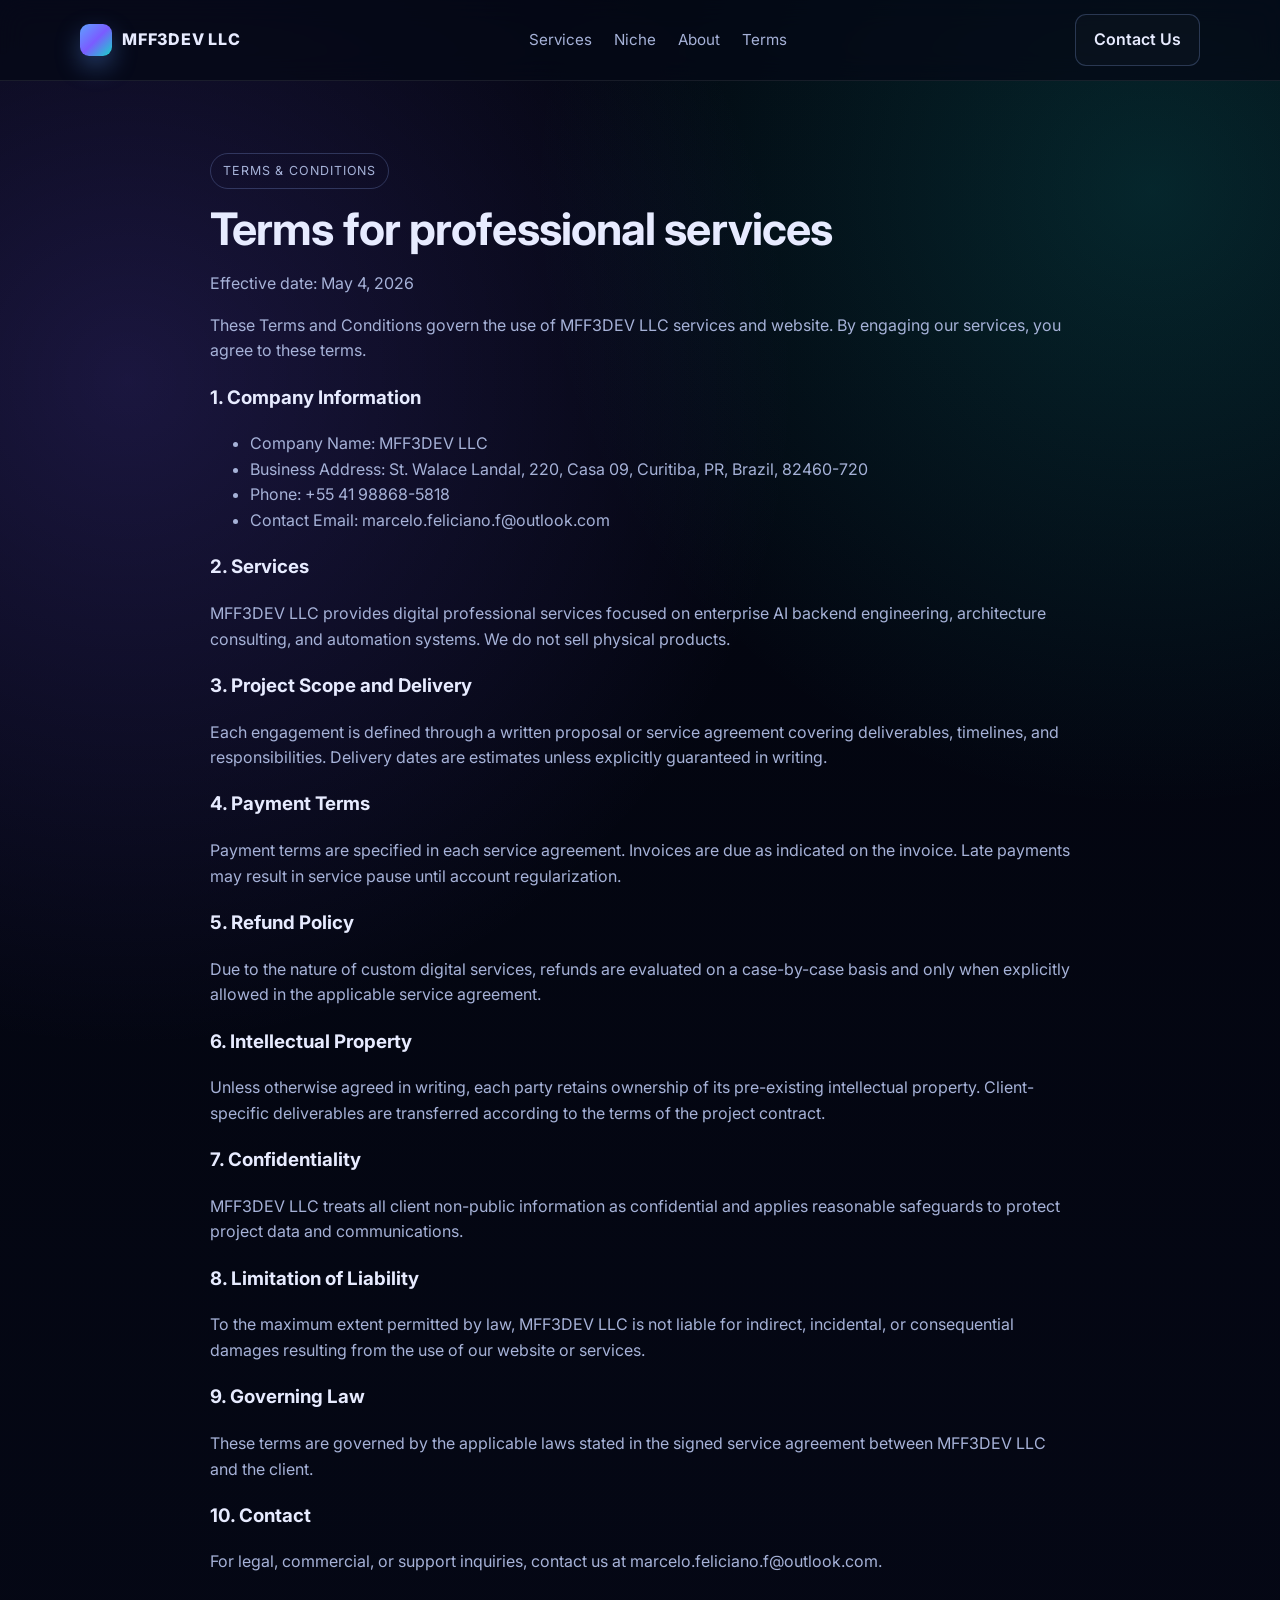
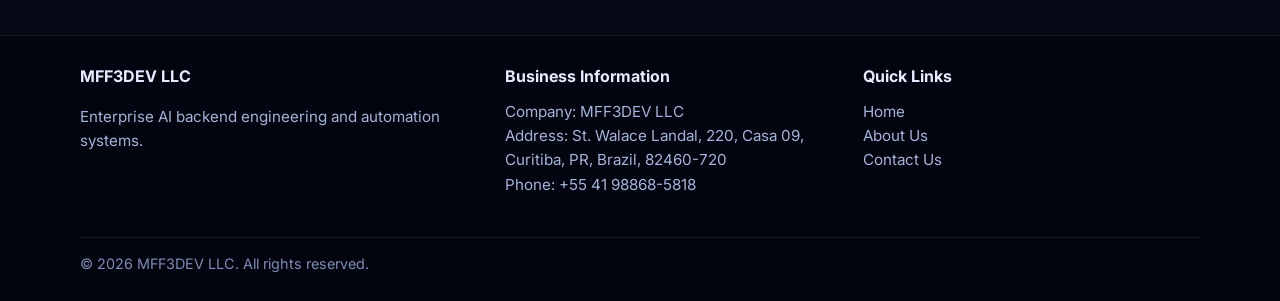
<file: terms.html>
<!doctype html>
<html lang="en">
  <head>
    <meta charset="UTF-8" />
    <meta name="viewport" content="width=device-width, initial-scale=1.0" />
    <title>Terms & Conditions | MFF3DEV</title>
    <meta
      name="description"
      content="Terms and Conditions for MFF3DEV LLC enterprise software services."
    />
    <link rel="preconnect" href="https://fonts.googleapis.com" />
    <link rel="preconnect" href="https://fonts.gstatic.com" crossorigin />
    <link
      href="https://fonts.googleapis.com/css2?family=Inter:wght@400;500;600;700;800&display=swap"
      rel="stylesheet"
    />
    <link rel="stylesheet" href="./styles.css" />
  </head>
  <body>
    <header class="topbar">
      <div class="container nav">
        <a class="brand" href="./index.html">
          <span class="brand-mark" aria-hidden="true"></span>
          <span>MFF3DEV LLC</span>
        </a>
        <nav class="nav-links">
          <a href="./index.html#services">Services</a>
          <a href="./index.html#focus">Niche</a>
          <a href="./about.html">About</a>
          <a href="./terms.html">Terms</a>
        </nav>
        <a class="btn btn-ghost" href="mailto:marcelo.feliciano.f@outlook.com">Contact Us</a>
      </div>
    </header>

    <main class="content-page">
      <div class="container content-wrap">
        <span class="eyebrow">Terms & Conditions</span>
        <h1>Terms for professional services</h1>
        <p>Effective date: May 4, 2026</p>
        <p>
          These Terms and Conditions govern the use of MFF3DEV LLC services and website. By engaging our
          services, you agree to these terms.
        </p>

        <h3>1. Company Information</h3>
        <ul>
          <li>Company Name: MFF3DEV LLC</li>
          <li>Business Address: St. Walace Landal, 220, Casa 09, Curitiba, PR, Brazil, 82460-720</li>
          <li>Phone: +55 41 98868-5818</li>
          <li>Contact Email: marcelo.feliciano.f@outlook.com</li>
        </ul>

        <h3>2. Services</h3>
        <p>
          MFF3DEV LLC provides digital professional services focused on enterprise AI backend engineering,
          architecture consulting, and automation systems. We do not sell physical products.
        </p>

        <h3>3. Project Scope and Delivery</h3>
        <p>
          Each engagement is defined through a written proposal or service agreement covering deliverables,
          timelines, and responsibilities. Delivery dates are estimates unless explicitly guaranteed in writing.
        </p>

        <h3>4. Payment Terms</h3>
        <p>
          Payment terms are specified in each service agreement. Invoices are due as indicated on the invoice.
          Late payments may result in service pause until account regularization.
        </p>

        <h3>5. Refund Policy</h3>
        <p>
          Due to the nature of custom digital services, refunds are evaluated on a case-by-case basis and only
          when explicitly allowed in the applicable service agreement.
        </p>

        <h3>6. Intellectual Property</h3>
        <p>
          Unless otherwise agreed in writing, each party retains ownership of its pre-existing intellectual
          property. Client-specific deliverables are transferred according to the terms of the project contract.
        </p>

        <h3>7. Confidentiality</h3>
        <p>
          MFF3DEV LLC treats all client non-public information as confidential and applies reasonable safeguards
          to protect project data and communications.
        </p>

        <h3>8. Limitation of Liability</h3>
        <p>
          To the maximum extent permitted by law, MFF3DEV LLC is not liable for indirect, incidental, or
          consequential damages resulting from the use of our website or services.
        </p>

        <h3>9. Governing Law</h3>
        <p>
          These terms are governed by the applicable laws stated in the signed service agreement between MFF3DEV
          LLC and the client.
        </p>

        <h3>10. Contact</h3>
        <p>
          For legal, commercial, or support inquiries, contact us at
          <a href="mailto:marcelo.feliciano.f@outlook.com">marcelo.feliciano.f@outlook.com</a>.
        </p>
      </div>
    </main>

    <footer>
      <div class="container footer-grid">
        <div>
          <h4>MFF3DEV LLC</h4>
          <p>Enterprise AI backend engineering and automation systems.</p>
        </div>
        <div>
          <h4>Business Information</h4>
          <ul>
            <li>Company: MFF3DEV LLC</li>
            <li>Address: St. Walace Landal, 220, Casa 09, Curitiba, PR, Brazil, 82460-720</li>
            <li>Phone: +55 41 98868-5818</li>
          </ul>
        </div>
        <div>
          <h4>Quick Links</h4>
          <ul>
            <li><a href="./index.html">Home</a></li>
            <li><a href="./about.html">About Us</a></li>
            <li><a href="mailto:marcelo.feliciano.f@outlook.com">Contact Us</a></li>
          </ul>
        </div>
      </div>
      <div class="container copyright">© <span id="year"></span> MFF3DEV LLC. All rights reserved.</div>
    </footer>
    <script>
      document.getElementById("year").textContent = new Date().getFullYear();
    </script>
  </body>
</html>
</file>
<file: styles.css>
:root {
  --bg: #050816;
  --bg-soft: #0d1329;
  --card: rgba(17, 27, 56, 0.75);
  --text: #e7ebff;
  --muted: #a6b2d8;
  --primary: #5ea1ff;
  --primary-2: #7a5cff;
  --accent: #16d6c9;
  --border: rgba(151, 178, 255, 0.24);
  --shadow: 0 20px 40px rgba(0, 0, 0, 0.4);
}

* {
  box-sizing: border-box;
}

body {
  margin: 0;
  font-family: "Inter", -apple-system, BlinkMacSystemFont, "Segoe UI", Roboto, sans-serif;
  background:
    radial-gradient(circle at 10% 20%, rgba(122, 92, 255, 0.2), transparent 35%),
    radial-gradient(circle at 90% 10%, rgba(22, 214, 201, 0.16), transparent 30%),
    linear-gradient(180deg, #02040d 0%, var(--bg) 100%);
  color: var(--text);
  line-height: 1.6;
}

a {
  color: inherit;
  text-decoration: none;
}

.container {
  width: min(1120px, 92%);
  margin: 0 auto;
}

.topbar {
  position: sticky;
  top: 0;
  z-index: 50;
  backdrop-filter: blur(14px);
  background: rgba(5, 8, 22, 0.75);
  border-bottom: 1px solid rgba(255, 255, 255, 0.08);
}

.nav {
  display: flex;
  align-items: center;
  justify-content: space-between;
  padding: 14px 0;
}

.brand {
  display: flex;
  align-items: center;
  gap: 10px;
  font-weight: 800;
  letter-spacing: 0.8px;
}

.brand-mark {
  width: 32px;
  height: 32px;
  border-radius: 9px;
  background: linear-gradient(135deg, var(--primary), var(--primary-2), var(--accent));
  box-shadow: 0 10px 24px rgba(94, 161, 255, 0.35);
}

.nav-links {
  display: flex;
  align-items: center;
  gap: 22px;
  color: var(--muted);
  font-size: 0.95rem;
}

.nav-links a:hover {
  color: var(--text);
}

.btn {
  display: inline-flex;
  align-items: center;
  justify-content: center;
  border-radius: 11px;
  padding: 12px 18px;
  font-weight: 600;
  border: 1px solid transparent;
  transition: all 0.2s ease;
}

.btn-primary {
  background: linear-gradient(135deg, var(--primary), var(--primary-2));
  color: white;
  box-shadow: 0 10px 24px rgba(98, 104, 255, 0.35);
}

.btn-primary:hover {
  transform: translateY(-1px);
  filter: brightness(1.07);
}

.btn-ghost {
  border-color: var(--border);
  color: var(--text);
  background: rgba(255, 255, 255, 0.02);
}

.btn-ghost:hover {
  border-color: rgba(255, 255, 255, 0.4);
}

.hero {
  padding: 96px 0 70px;
}

.hero-grid {
  display: grid;
  grid-template-columns: 1.05fr 0.95fr;
  gap: 36px;
  align-items: center;
}

.eyebrow {
  display: inline-block;
  padding: 7px 12px;
  border: 1px solid var(--border);
  border-radius: 999px;
  color: var(--muted);
  font-size: 0.78rem;
  letter-spacing: 0.9px;
  text-transform: uppercase;
}

h1 {
  margin: 15px 0 14px;
  font-size: clamp(2rem, 5.2vw, 3.5rem);
  line-height: 1.15;
  letter-spacing: -0.02em;
}

.hero p {
  color: var(--muted);
  max-width: 640px;
}

.hero-actions {
  margin-top: 28px;
  display: flex;
  gap: 12px;
  flex-wrap: wrap;
}

.glass-card {
  background: var(--card);
  border: 1px solid var(--border);
  border-radius: 18px;
  padding: 24px;
  box-shadow: var(--shadow);
}

.metrics {
  display: grid;
  grid-template-columns: repeat(2, minmax(0, 1fr));
  gap: 14px;
  margin-top: 16px;
}

.metric {
  background: rgba(255, 255, 255, 0.03);
  border: 1px solid rgba(255, 255, 255, 0.08);
  border-radius: 14px;
  padding: 14px;
}

.metric strong {
  display: block;
  font-size: 1.3rem;
}

section {
  padding: 52px 0;
}

.section-title {
  margin: 0 0 6px;
  font-size: clamp(1.45rem, 3.2vw, 2rem);
}

.section-subtitle {
  margin: 0 0 24px;
  color: var(--muted);
}

.grid-3 {
  display: grid;
  grid-template-columns: repeat(3, minmax(0, 1fr));
  gap: 16px;
}

.service-card {
  background: rgba(11, 18, 41, 0.72);
  border: 1px solid var(--border);
  border-radius: 16px;
  padding: 20px;
}

.service-card h3 {
  margin: 0 0 8px;
  font-size: 1.08rem;
}

.service-card p {
  margin: 0;
  color: var(--muted);
}

.focus-note {
  margin-top: 18px;
  border-left: 3px solid var(--accent);
  padding: 11px 0 11px 14px;
  color: var(--muted);
}

.cta {
  margin-top: 14px;
}

.two-col {
  display: grid;
  grid-template-columns: repeat(2, minmax(0, 1fr));
  gap: 20px;
}

.panel {
  background: rgba(255, 255, 255, 0.02);
  border: 1px solid var(--border);
  border-radius: 14px;
  padding: 18px;
}

.panel h3 {
  margin-top: 0;
}

.panel p,
.panel li {
  color: var(--muted);
}

ul.clean {
  list-style: none;
  padding: 0;
  margin: 0;
}

ul.clean li {
  margin-bottom: 10px;
}

footer {
  margin-top: 60px;
  border-top: 1px solid rgba(255, 255, 255, 0.08);
  background: rgba(2, 5, 14, 0.78);
}

.footer-grid {
  padding: 28px 0 40px;
  display: grid;
  grid-template-columns: 1.2fr 1fr 1fr;
  gap: 20px;
}

.footer-grid h4 {
  margin: 0 0 10px;
}

.footer-grid p,
.footer-grid li,
.footer-grid a {
  color: var(--muted);
  font-size: 0.95rem;
}

.footer-grid ul {
  padding: 0;
  margin: 0;
  list-style: none;
}

.copyright {
  border-top: 1px solid rgba(255, 255, 255, 0.08);
  padding: 14px 0 26px;
  color: #7f8bb2;
  font-size: 0.9rem;
}

.content-page {
  padding-top: 72px;
  min-height: 76vh;
}

.content-wrap {
  max-width: 860px;
}

.content-wrap h1 {
  font-size: clamp(1.9rem, 4.2vw, 2.8rem);
  margin-bottom: 6px;
}

.content-wrap p,
.content-wrap li {
  color: var(--muted);
}

@media (max-width: 930px) {
  .hero-grid,
  .two-col,
  .grid-3,
  .footer-grid {
    grid-template-columns: 1fr;
  }

  .nav-links {
    display: none;
  }

  .hero {
    padding-top: 70px;
  }
}
</file>
